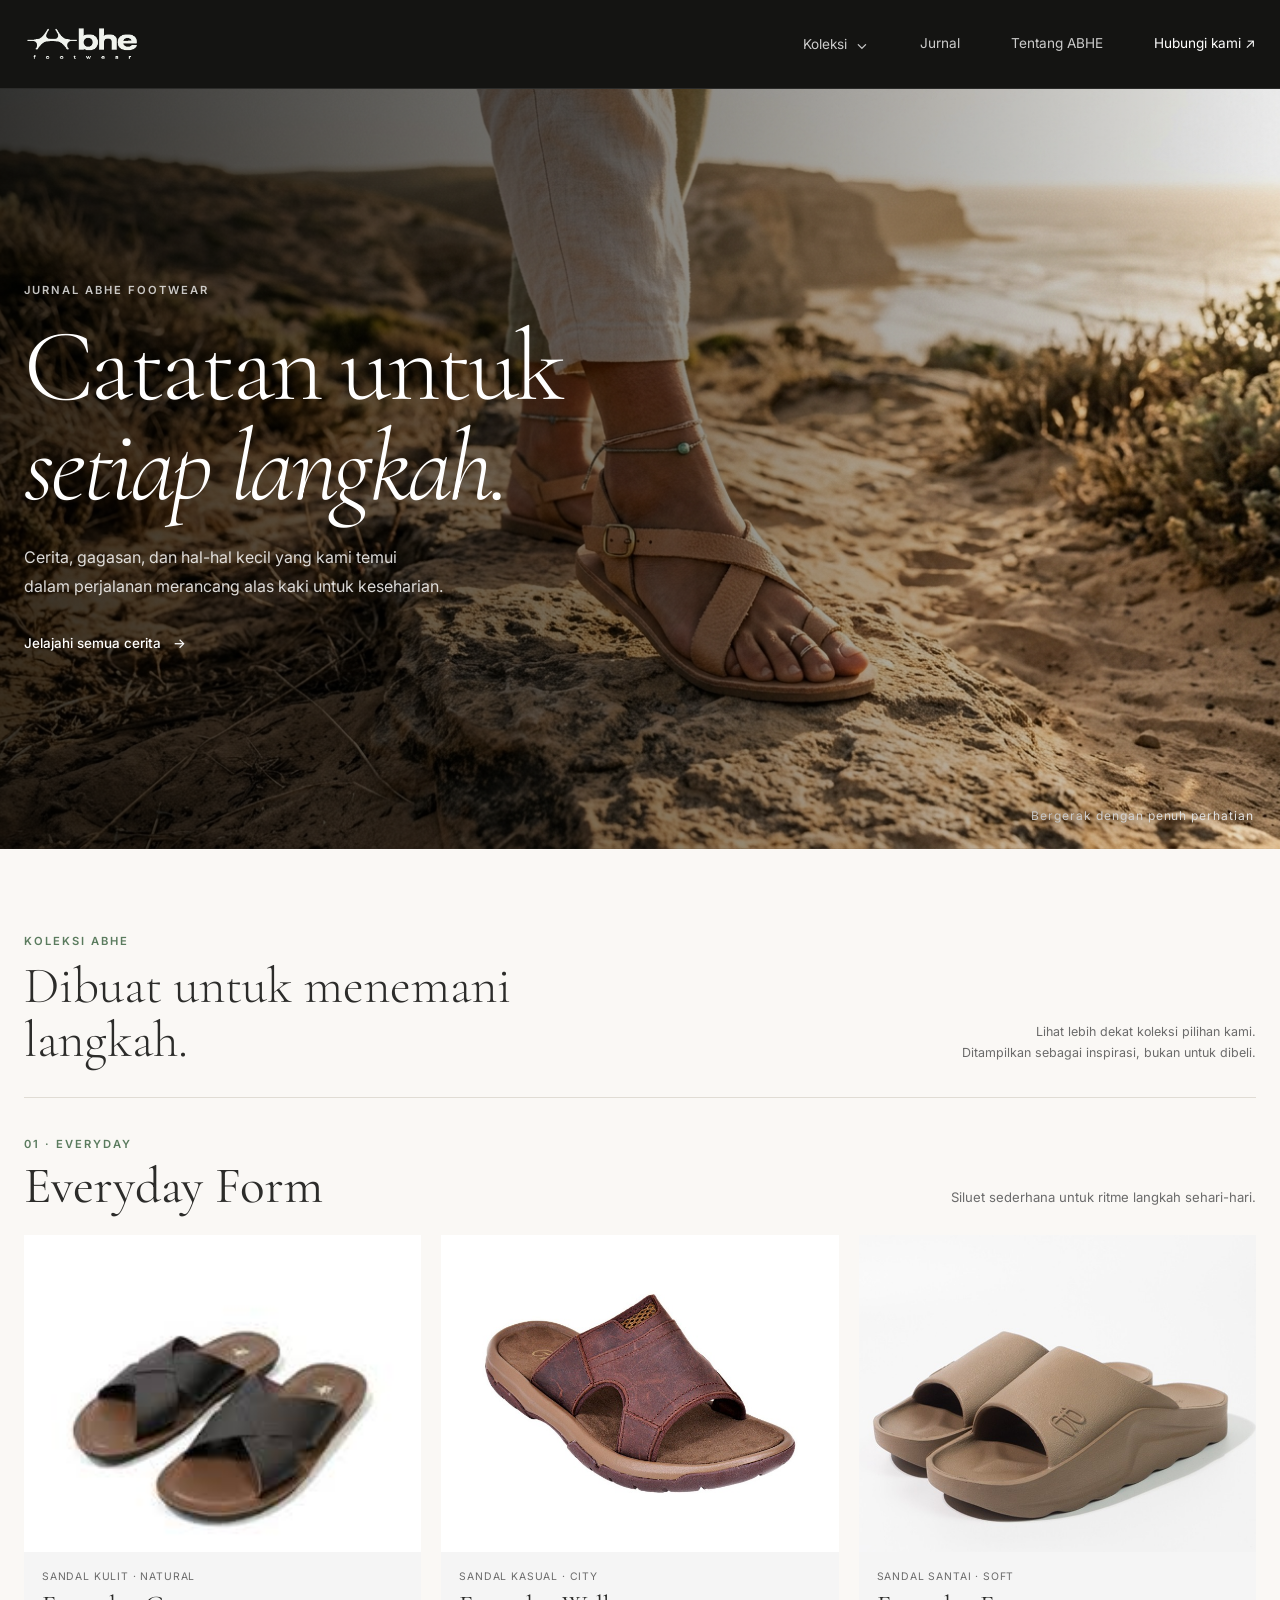
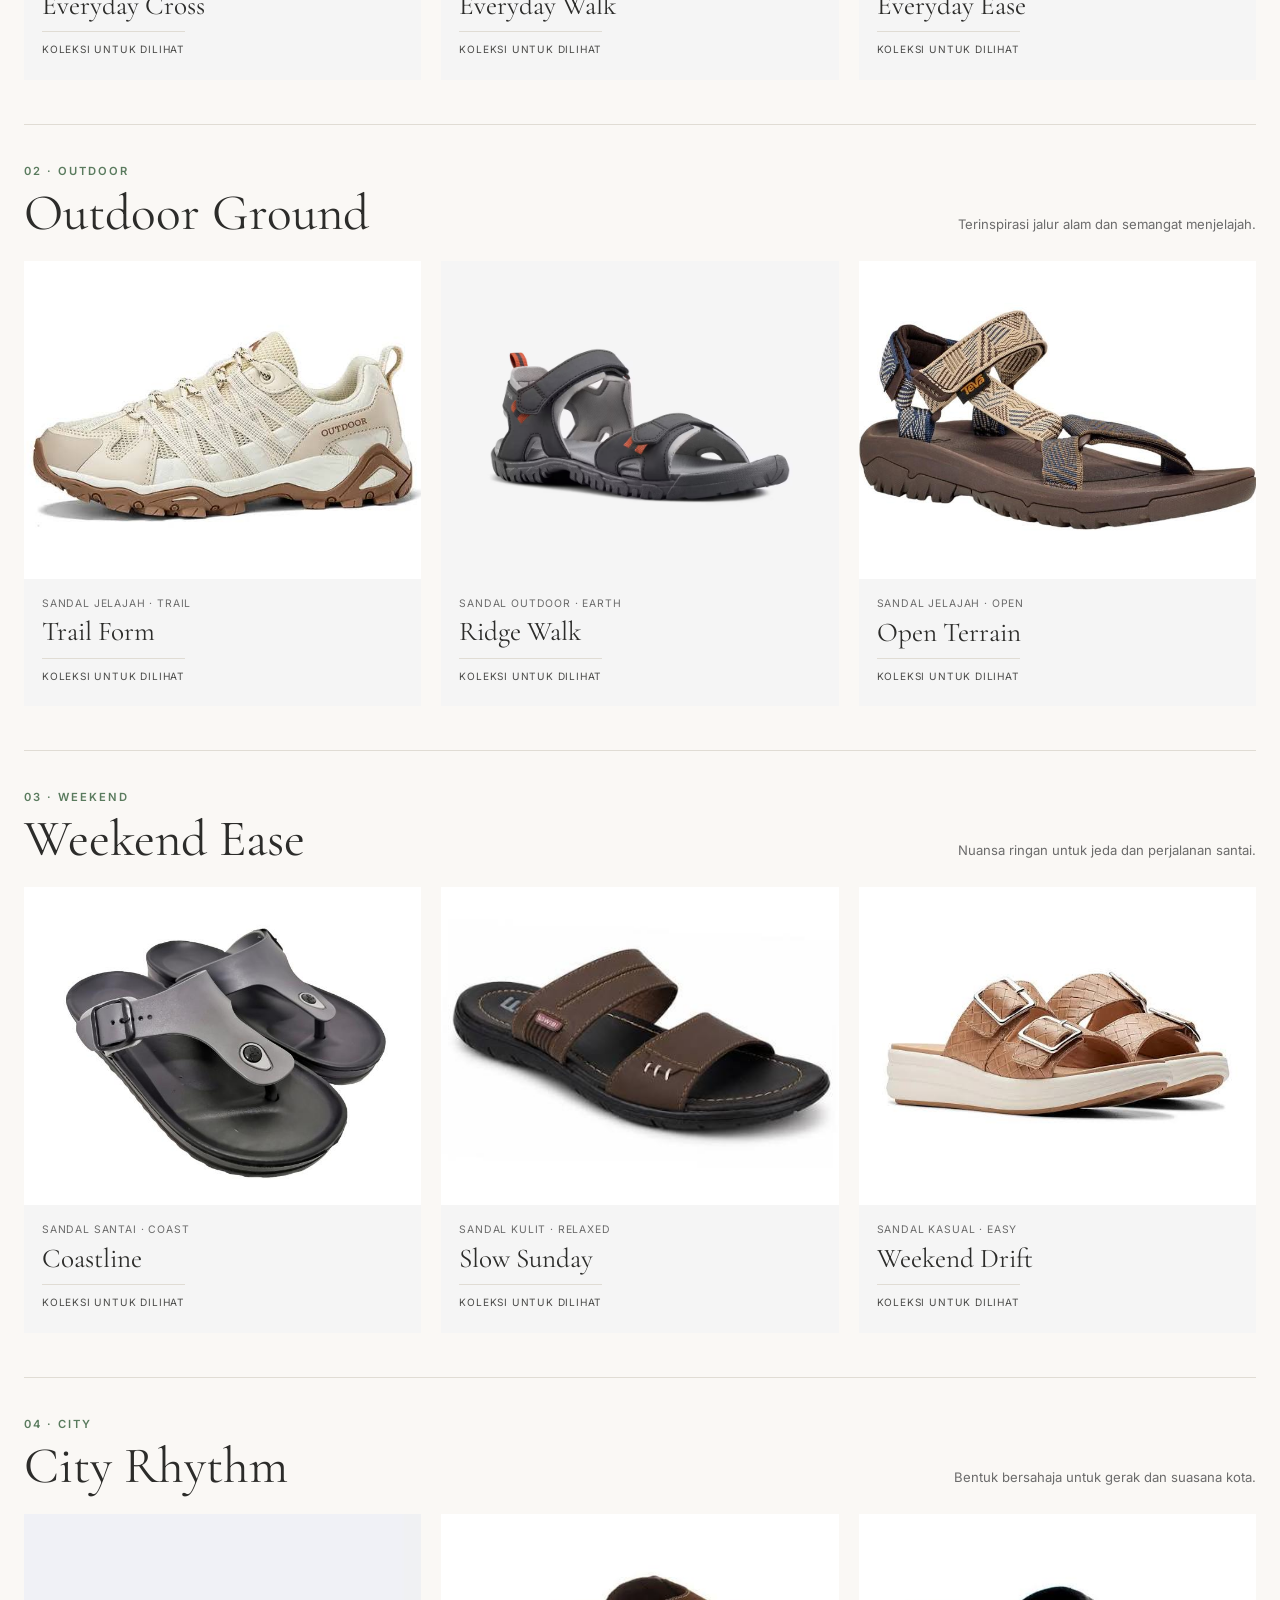
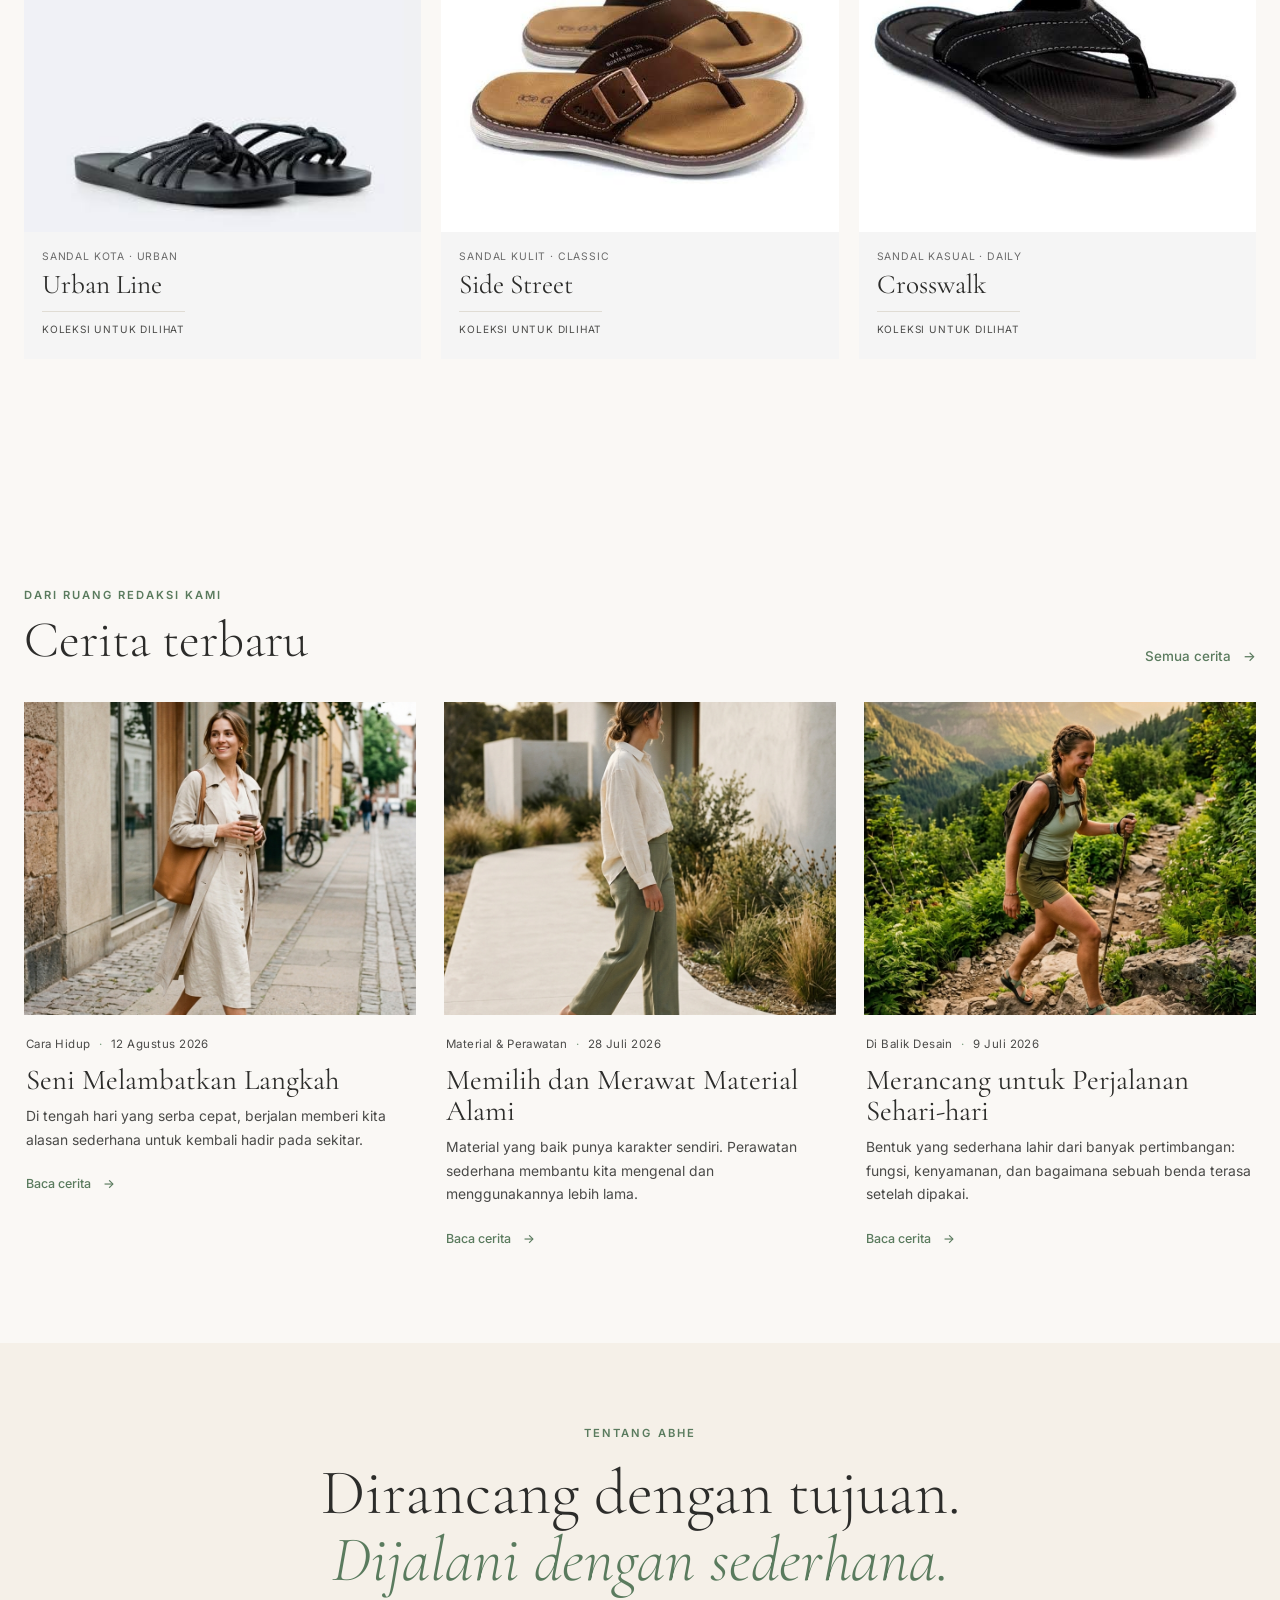
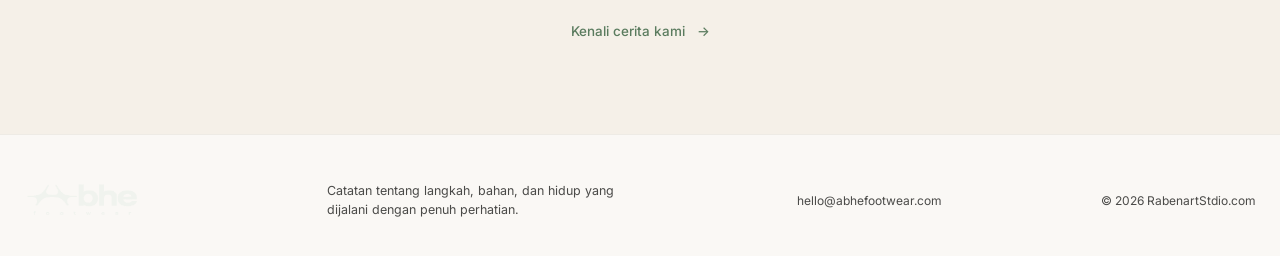
<file: index.html>
<!doctype html>
<html lang="id">
<head>
  <meta charset="utf-8">
  <meta name="viewport" content="width=device-width, initial-scale=1">
  <meta name="description" content="Jurnal ABHE Footwear: cerita tentang langkah sehari-hari, material, perawatan, dan proses di balik desain.">
  <title>Jurnal ABHE Footwear — Catatan tentang Setiap Langkah</title>
  <link rel="preconnect" href="https://fonts.googleapis.com">
  <link rel="preconnect" href="https://fonts.gstatic.com" crossorigin>
  <link href="https://fonts.googleapis.com/css2?family=Inter:wght@300;400;500;600;700&family=Cormorant+Garamond:ital,wght@0,300;0,400;0,500;1,300;1,400&display=swap" rel="stylesheet">
  <link rel="stylesheet" href="assets/css/blog.css">
</head>
<body>
  <header class="site-header">
    <div class="site-header-inner">
      <a class="site-brand" href="index.html" aria-label="ABHE Footwear, beranda">
        <img class="site-brand-logo" src="assets/images/logo_light.png" alt="ABHE Footwear">
      </a>
      <nav class="site-nav" aria-label="Navigasi utama">
        <div class="site-nav-item">
          <a href="#products" aria-haspopup="true">Koleksi <span class="nav-chevron" aria-hidden="true">⌄</span></a>
          <div class="mega-menu">
            <div class="mega-menu-column">
              <p class="mega-menu-title">Jelajahi koleksi</p>
              <a href="#everyday-form">Everyday Form</a>
              <a href="#outdoor-ground">Outdoor Ground</a>
              <a href="#weekend-ease">Weekend Ease</a>
              <a href="#city-rhythm">City Rhythm</a>
            </div>
            <div class="mega-menu-column">
              <p class="mega-menu-title">Cerita ABHE</p>
              <a href="journal.html">Jurnal terbaru</a>
              <a href="about.html">Tentang kami</a>
              <a href="mailto:hello@abhefootwear.com">Hubungi kami</a>
            </div>
            <a class="mega-feature" href="#everyday-form">
              <img src="assets/images/product_placeholder.jpg" alt="" loading="lazy">
              <span>Kenali koleksi kami <b aria-hidden="true">→</b></span>
            </a>
            <a class="mega-feature" href="#weekend-ease">
              <img src="assets/images/category_weekend.jpg" alt="" loading="lazy">
              <span>Dirancang untuk keseharian <b aria-hidden="true">→</b></span>
            </a>
          </div>
        </div>
        <a href="journal.html">Jurnal</a>
        <a href="about.html">Tentang ABHE</a>
        <a class="site-nav-contact" href="mailto:hello@abhefootwear.com">Hubungi kami <span aria-hidden="true">↗</span></a>
      </nav>
    </div>
  </header>
  <main>
    <section class="journal-hero">
      <div class="journal-hero-copy">
        <p class="journal-eyebrow">Jurnal ABHE Footwear</p>
        <h1>Catatan untuk<br><em>setiap langkah.</em></h1>
        <p class="journal-intro">Cerita, gagasan, dan hal-hal kecil yang kami temui dalam perjalanan merancang alas kaki untuk keseharian.</p>
        <a class="journal-text-link" href="journal.html">Jelajahi semua cerita <span aria-hidden="true">→</span></a>
      </div>
      <div class="journal-hero-image">
        <img src="assets/images/hero_banner.jpg" alt="Lanskap perjalanan yang menginspirasi ABHE Footwear">
        <span>Bergerak dengan penuh perhatian</span>
      </div>
    </section>

    <section class="products-section" id="products" aria-labelledby="products-heading">
      <div class="journal-section-heading">
        <div>
          <p class="journal-eyebrow">Koleksi ABHE</p>
          <h2 id="products-heading">Dibuat untuk menemani langkah.</h2>
        </div>
        <p class="products-note">Lihat lebih dekat koleksi pilihan kami.<br>Ditampilkan sebagai inspirasi, bukan untuk dibeli.</p>
      </div>
      <section class="collection-category" id="everyday-form" aria-labelledby="everyday-heading">
        <header class="collection-heading"><div><p class="journal-eyebrow">01 · Everyday</p><h3 id="everyday-heading">Everyday Form</h3></div><p>Siluet sederhana untuk ritme langkah sehari-hari.</p></header>
        <div class="collection-product-grid">
          <article class="collection-product"><img src="assets/images/everyday-1.jpg" alt="Sandal Everyday Cross dengan strap silang bernuansa natural" loading="lazy"><div><p class="collection-product-type">Sandal kulit · Natural</p><h4>Everyday Cross</h4><span>Koleksi untuk dilihat</span></div></article>
          <article class="collection-product"><img src="assets/images/everyday-2.jpg" alt="Sandal kulit Everyday Walk untuk langkah di kota" loading="lazy"><div><p class="collection-product-type">Sandal kasual · City</p><h4>Everyday Walk</h4><span>Koleksi untuk dilihat</span></div></article>
          <article class="collection-product"><img src="assets/images/everyday-3.jpg" alt="Sandal Everyday Ease bernuansa lembut dan santai" loading="lazy"><div><p class="collection-product-type">Sandal santai · Soft</p><h4>Everyday Ease</h4><span>Koleksi untuk dilihat</span></div></article>
        </div>
      </section>
      <section class="collection-category" id="outdoor-ground" aria-labelledby="outdoor-heading">
        <header class="collection-heading"><div><p class="journal-eyebrow">02 · Outdoor</p><h3 id="outdoor-heading">Outdoor Ground</h3></div><p>Terinspirasi jalur alam dan semangat menjelajah.</p></header>
        <div class="collection-product-grid">
          <article class="collection-product"><img src="assets/images/outdoor-trail-form.jpg" alt="Sandal Trail Form untuk perjalanan di alam terbuka" loading="lazy"><div><p class="collection-product-type">Sandal jelajah · Trail</p><h4>Trail Form</h4><span>Koleksi untuk dilihat</span></div></article>
          <article class="collection-product"><img src="assets/images/outdoor-ridge-walk.avif" alt="Sandal Ridge Walk bernuansa natural" loading="lazy"><div><p class="collection-product-type">Sandal outdoor · Earth</p><h4>Ridge Walk</h4><span>Koleksi untuk dilihat</span></div></article>
          <article class="collection-product"><img src="assets/images/outdoor-open-terrain.jpeg" alt="Sandal Open Terrain untuk bergerak bebas" loading="lazy"><div><p class="collection-product-type">Sandal jelajah · Open</p><h4>Open Terrain</h4><span>Koleksi untuk dilihat</span></div></article>
        </div>
      </section>
      <section class="collection-category" id="weekend-ease" aria-labelledby="weekend-heading">
        <header class="collection-heading"><div><p class="journal-eyebrow">03 · Weekend</p><h3 id="weekend-heading">Weekend Ease</h3></div><p>Nuansa ringan untuk jeda dan perjalanan santai.</p></header>
        <div class="collection-product-grid">
          <article class="collection-product"><img src="assets/images/weekend-coastline.jpg" alt="Sandal Coastline untuk suasana akhir pekan" loading="lazy"><div><p class="collection-product-type">Sandal santai · Coast</p><h4>Coastline</h4><span>Koleksi untuk dilihat</span></div></article>
          <article class="collection-product"><img src="assets/images/weekend-slow-sunday.jpg" alt="Sandal kulit Slow Sunday bernuansa santai" loading="lazy"><div><p class="collection-product-type">Sandal kulit · Relaxed</p><h4>Slow Sunday</h4><span>Koleksi untuk dilihat</span></div></article>
          <article class="collection-product"><img src="assets/images/weekend-drift.jpg" alt="Sandal Weekend Drift dengan bentuk sederhana" loading="lazy"><div><p class="collection-product-type">Sandal kasual · Easy</p><h4>Weekend Drift</h4><span>Koleksi untuk dilihat</span></div></article>
        </div>
      </section>
      <section class="collection-category" id="city-rhythm" aria-labelledby="city-heading">
        <header class="collection-heading"><div><p class="journal-eyebrow">04 · City</p><h3 id="city-heading">City Rhythm</h3></div><p>Bentuk bersahaja untuk gerak dan suasana kota.</p></header>
        <div class="collection-product-grid">
          <article class="collection-product"><img src="assets/images/city-urban-line.jpg" alt="Sandal Urban Line untuk rutinitas kota" loading="lazy"><div><p class="collection-product-type">Sandal kota · Urban</p><h4>Urban Line</h4><span>Koleksi untuk dilihat</span></div></article>
          <article class="collection-product"><img src="assets/images/city-side-street.jpg" alt="Sandal kulit Side Street dengan strap klasik" loading="lazy"><div><p class="collection-product-type">Sandal kulit · Classic</p><h4>Side Street</h4><span>Koleksi untuk dilihat</span></div></article>
          <article class="collection-product"><img src="assets/images/city-crosswalk.jpg" alt="Sandal Crosswalk untuk perjalanan sehari-hari" loading="lazy"><div><p class="collection-product-type">Sandal kasual · Daily</p><h4>Crosswalk</h4><span>Koleksi untuk dilihat</span></div></article>
        </div>
      </section>
    </section>

    <section class="journal-section" aria-labelledby="latest-heading">
      <div class="journal-section-heading">
        <div>
          <p class="journal-eyebrow">Dari ruang redaksi kami</p>
          <h2 id="latest-heading">Cerita terbaru</h2>
        </div>
        <a class="journal-text-link" href="journal.html">Semua cerita <span aria-hidden="true">→</span></a>
      </div>
      <div class="journal-grid">
        <article class="journal-card">
          <a class="journal-card-image" href="seni-melambatkan-langkah.html">
            <img src="assets/images/category_everyday.jpg" alt="Suasana perjalanan sehari-hari" loading="lazy">
          </a>
          <div class="journal-card-copy">
            <p class="journal-card-meta">Cara Hidup <span aria-hidden="true">·</span> 12 Agustus 2026</p>
            <h3><a href="seni-melambatkan-langkah.html">Seni Melambatkan Langkah</a></h3>
            <p>Di tengah hari yang serba cepat, berjalan memberi kita alasan sederhana untuk kembali hadir pada sekitar.</p>
            <a class="journal-card-read" href="seni-melambatkan-langkah.html">Baca cerita <span aria-hidden="true">→</span></a>
          </div>
        </article>
        <article class="journal-card">
          <a class="journal-card-image" href="memilih-dan-merawat-material-alami.html">
            <img src="assets/images/brand_story.jpg" alt="Detail material dan proses pembuatan" loading="lazy">
          </a>
          <div class="journal-card-copy">
            <p class="journal-card-meta">Material &amp; Perawatan <span aria-hidden="true">·</span> 28 Juli 2026</p>
            <h3><a href="memilih-dan-merawat-material-alami.html">Memilih dan Merawat Material Alami</a></h3>
            <p>Material yang baik punya karakter sendiri. Perawatan sederhana membantu kita mengenal dan menggunakannya lebih lama.</p>
            <a class="journal-card-read" href="memilih-dan-merawat-material-alami.html">Baca cerita <span aria-hidden="true">→</span></a>
          </div>
        </article>
        <article class="journal-card">
          <a class="journal-card-image" href="merancang-untuk-perjalanan-sehari-hari.html">
            <img src="assets/images/category_outdoor.jpg" alt="Jalur perjalanan di alam terbuka" loading="lazy">
          </a>
          <div class="journal-card-copy">
            <p class="journal-card-meta">Di Balik Desain <span aria-hidden="true">·</span> 9 Juli 2026</p>
            <h3><a href="merancang-untuk-perjalanan-sehari-hari.html">Merancang untuk Perjalanan Sehari-hari</a></h3>
            <p>Bentuk yang sederhana lahir dari banyak pertimbangan: fungsi, kenyamanan, dan bagaimana sebuah benda terasa setelah dipakai.</p>
            <a class="journal-card-read" href="merancang-untuk-perjalanan-sehari-hari.html">Baca cerita <span aria-hidden="true">→</span></a>
          </div>
        </article>
      </div>
    </section>

    <section class="journal-note">
      <p class="journal-eyebrow">Tentang ABHE</p>
      <h2>Dirancang dengan tujuan.<br><em>Dijalani dengan sederhana.</em></h2>
      <a class="journal-text-link" href="about.html">Kenali cerita kami <span aria-hidden="true">→</span></a>
    </section>
  </main>
  <footer class="site-footer">
    <div class="site-footer-inner">
      <a class="site-brand site-brand-footer" href="index.html">
        <img class="site-brand-logo site-brand-logo-footer" src="assets/images/logo_light.png" alt="ABHE Footwear">
      </a>
      <p>Catatan tentang langkah, bahan, dan hidup yang dijalani dengan penuh perhatian.</p>
      <a href="mailto:hello@abhefootwear.com">hello@abhefootwear.com</a>
      <small>&copy; 2026 <a href="https://RabenartStdio.com">RabenartStdio.com</a></small>
    </div>
  </footer>
</body>
</html>
</file>
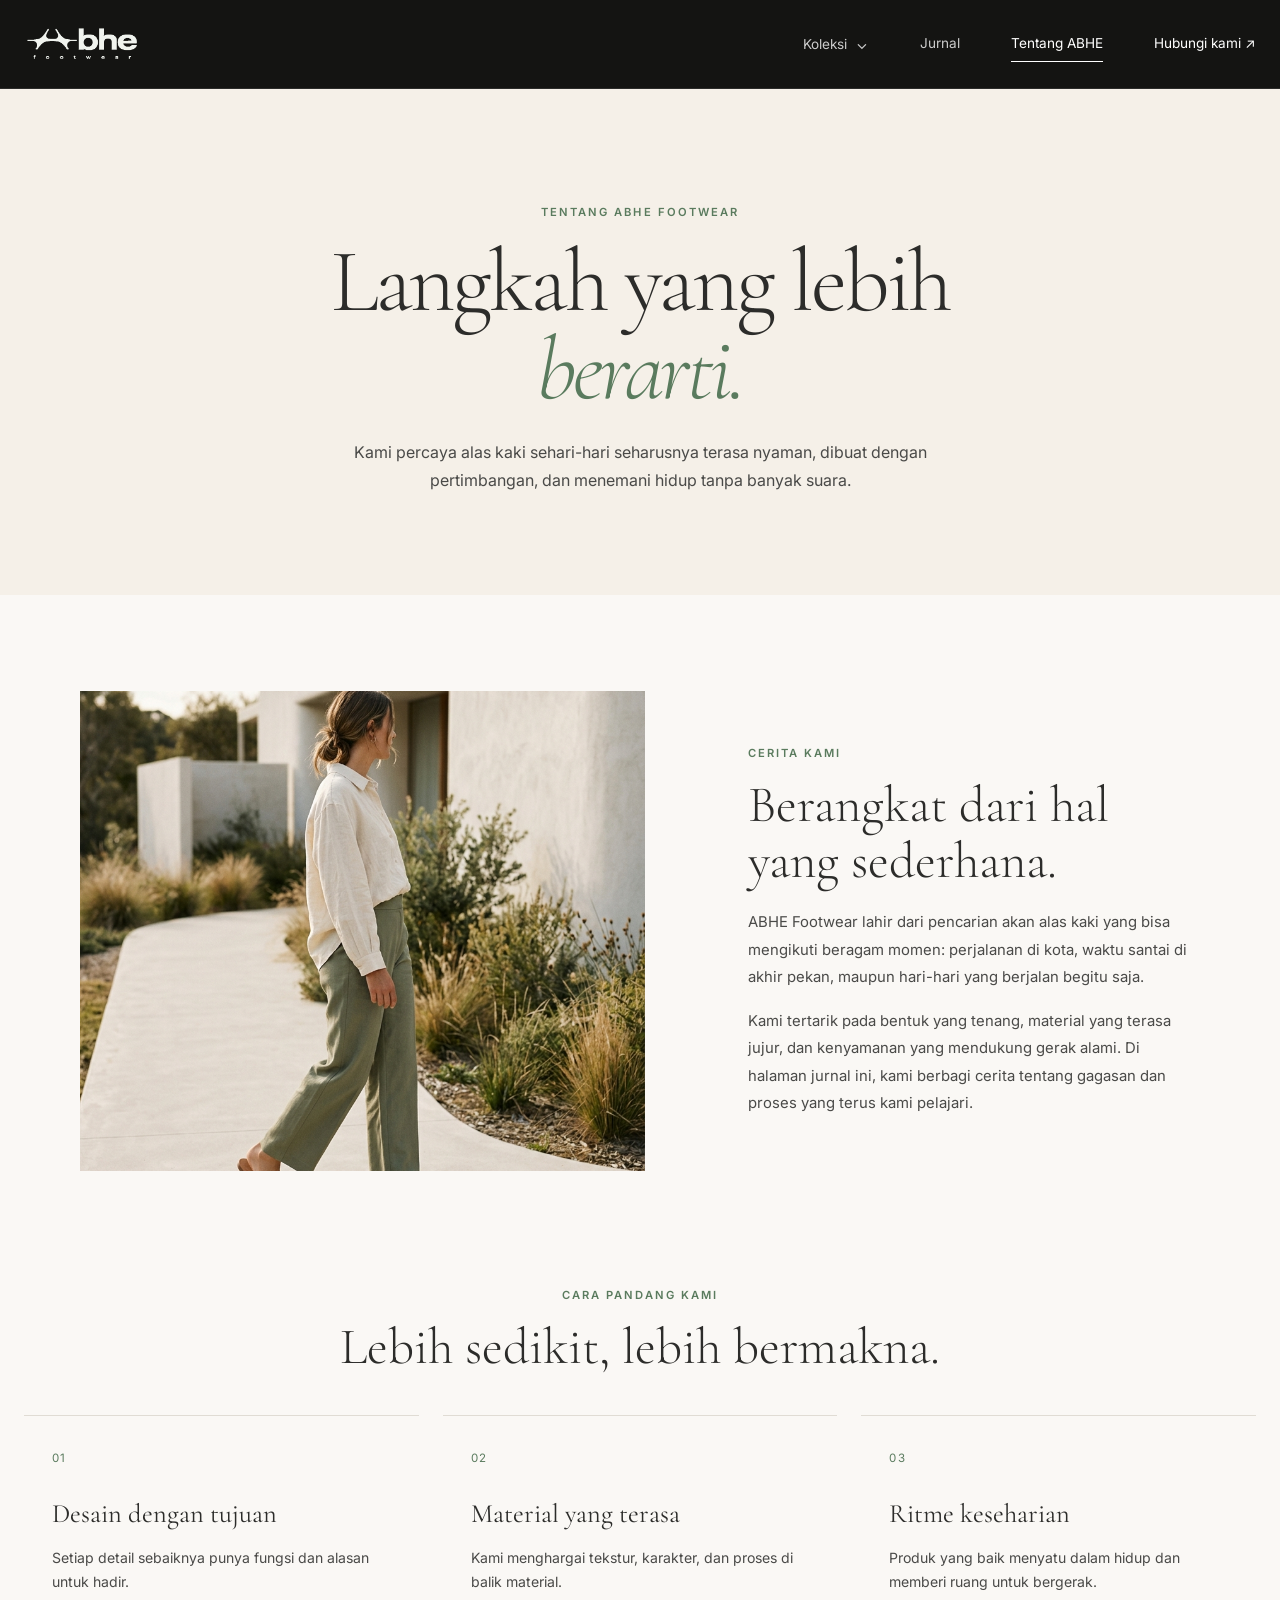
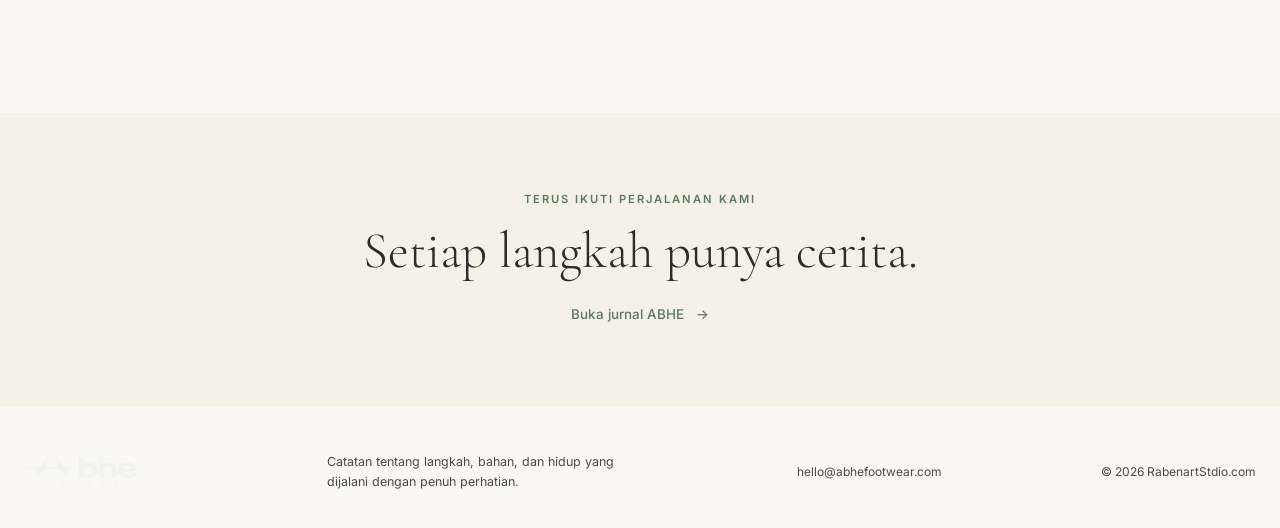
<file: about.html>
<!doctype html>
<html lang="id">
<head>
  <meta charset="utf-8">
  <meta name="viewport" content="width=device-width, initial-scale=1">
  <meta name="description" content="Kenali cara pandang ABHE Footwear terhadap desain, material, dan alas kaki untuk keseharian.">
  <title>Tentang ABHE Footwear — Cerita dan Nilai Kami</title>
  <link rel="preconnect" href="https://fonts.googleapis.com">
  <link rel="preconnect" href="https://fonts.gstatic.com" crossorigin>
  <link href="https://fonts.googleapis.com/css2?family=Inter:wght@300;400;500;600;700&family=Cormorant+Garamond:ital,wght@0,300;0,400;0,500;1,300;1,400&display=swap" rel="stylesheet">
  <link rel="stylesheet" href="assets/css/blog.css">
</head>
<body>
  <header class="site-header">
    <div class="site-header-inner">
      <a class="site-brand" href="index.html" aria-label="ABHE Footwear, beranda">
        <img class="site-brand-logo" src="assets/images/logo_light.png" alt="ABHE Footwear">
      </a>
      <nav class="site-nav" aria-label="Navigasi utama">
        <div class="site-nav-item">
          <a href="index.html#products" aria-haspopup="true">Koleksi <span class="nav-chevron" aria-hidden="true">⌄</span></a>
          <div class="mega-menu">
            <div class="mega-menu-column">
              <p class="mega-menu-title">Jelajahi koleksi</p>
              <a href="index.html#everyday-form">Everyday Form</a>
              <a href="index.html#outdoor-ground">Outdoor Ground</a>
              <a href="index.html#weekend-ease">Weekend Ease</a>
              <a href="index.html#city-rhythm">City Rhythm</a>
            </div>
            <div class="mega-menu-column">
              <p class="mega-menu-title">Cerita ABHE</p>
              <a href="journal.html">Jurnal terbaru</a>
              <a href="about.html">Tentang kami</a>
              <a href="mailto:hello@abhefootwear.com">Hubungi kami</a>
            </div>
            <a class="mega-feature" href="index.html#everyday-form"><img src="assets/images/product_placeholder.jpg" alt="" loading="lazy"><span>Kenali koleksi kami <b aria-hidden="true">→</b></span></a>
            <a class="mega-feature" href="index.html#weekend-ease"><img src="assets/images/category_weekend.jpg" alt="" loading="lazy"><span>Dirancang untuk keseharian <b aria-hidden="true">→</b></span></a>
          </div>
        </div>
        <a href="journal.html">Jurnal</a>
        <a href="about.html" aria-current="page">Tentang ABHE</a>
        <a class="site-nav-contact" href="mailto:hello@abhefootwear.com">Hubungi kami <span aria-hidden="true">↗</span></a>
      </nav>
    </div>
  </header>
  <main>
    <section class="about-hero">
      <p class="journal-eyebrow">Tentang ABHE Footwear</p>
      <h1>Langkah yang lebih<br><em>berarti.</em></h1>
      <p>Kami percaya alas kaki sehari-hari seharusnya terasa nyaman, dibuat dengan pertimbangan, dan menemani hidup tanpa banyak suara.</p>
    </section>
    <section class="about-story">
      <div class="about-story-image">
        <img src="assets/images/brand_story.jpg" alt="Inspirasi dan cerita di balik ABHE Footwear" loading="lazy">
      </div>
      <div class="about-story-copy">
        <p class="journal-eyebrow">Cerita kami</p>
        <h2>Berangkat dari hal yang sederhana.</h2>
        <p>ABHE Footwear lahir dari pencarian akan alas kaki yang bisa mengikuti beragam momen: perjalanan di kota, waktu santai di akhir pekan, maupun hari-hari yang berjalan begitu saja.</p>
        <p>Kami tertarik pada bentuk yang tenang, material yang terasa jujur, dan kenyamanan yang mendukung gerak alami. Di halaman jurnal ini, kami berbagi cerita tentang gagasan dan proses yang terus kami pelajari.</p>
      </div>
    </section>
    <section class="about-values">
      <header>
        <p class="journal-eyebrow">Cara pandang kami</p>
        <h2>Lebih sedikit, lebih bermakna.</h2>
      </header>
      <div class="about-values-grid">
        <article><span>01</span><h3>Desain dengan tujuan</h3><p>Setiap detail sebaiknya punya fungsi dan alasan untuk hadir.</p></article>
        <article><span>02</span><h3>Material yang terasa</h3><p>Kami menghargai tekstur, karakter, dan proses di balik material.</p></article>
        <article><span>03</span><h3>Ritme keseharian</h3><p>Produk yang baik menyatu dalam hidup dan memberi ruang untuk bergerak.</p></article>
      </div>
    </section>
    <section class="about-journal-link">
      <p class="journal-eyebrow">Terus ikuti perjalanan kami</p>
      <h2>Setiap langkah punya cerita.</h2>
      <a class="journal-text-link" href="journal.html">Buka jurnal ABHE <span aria-hidden="true">→</span></a>
    </section>
  </main>
  <footer class="site-footer">
    <div class="site-footer-inner">
      <a class="site-brand site-brand-footer" href="index.html"><img class="site-brand-logo site-brand-logo-footer" src="assets/images/logo_light.png" alt="ABHE Footwear"></a>
      <p>Catatan tentang langkah, bahan, dan hidup yang dijalani dengan penuh perhatian.</p>
      <a href="mailto:hello@abhefootwear.com">hello@abhefootwear.com</a>
      <small>&copy; 2026 <a href="https://RabenartStdio.com">RabenartStdio.com</a></small>
    </div>
  </footer>
</body>
</html>
</file>
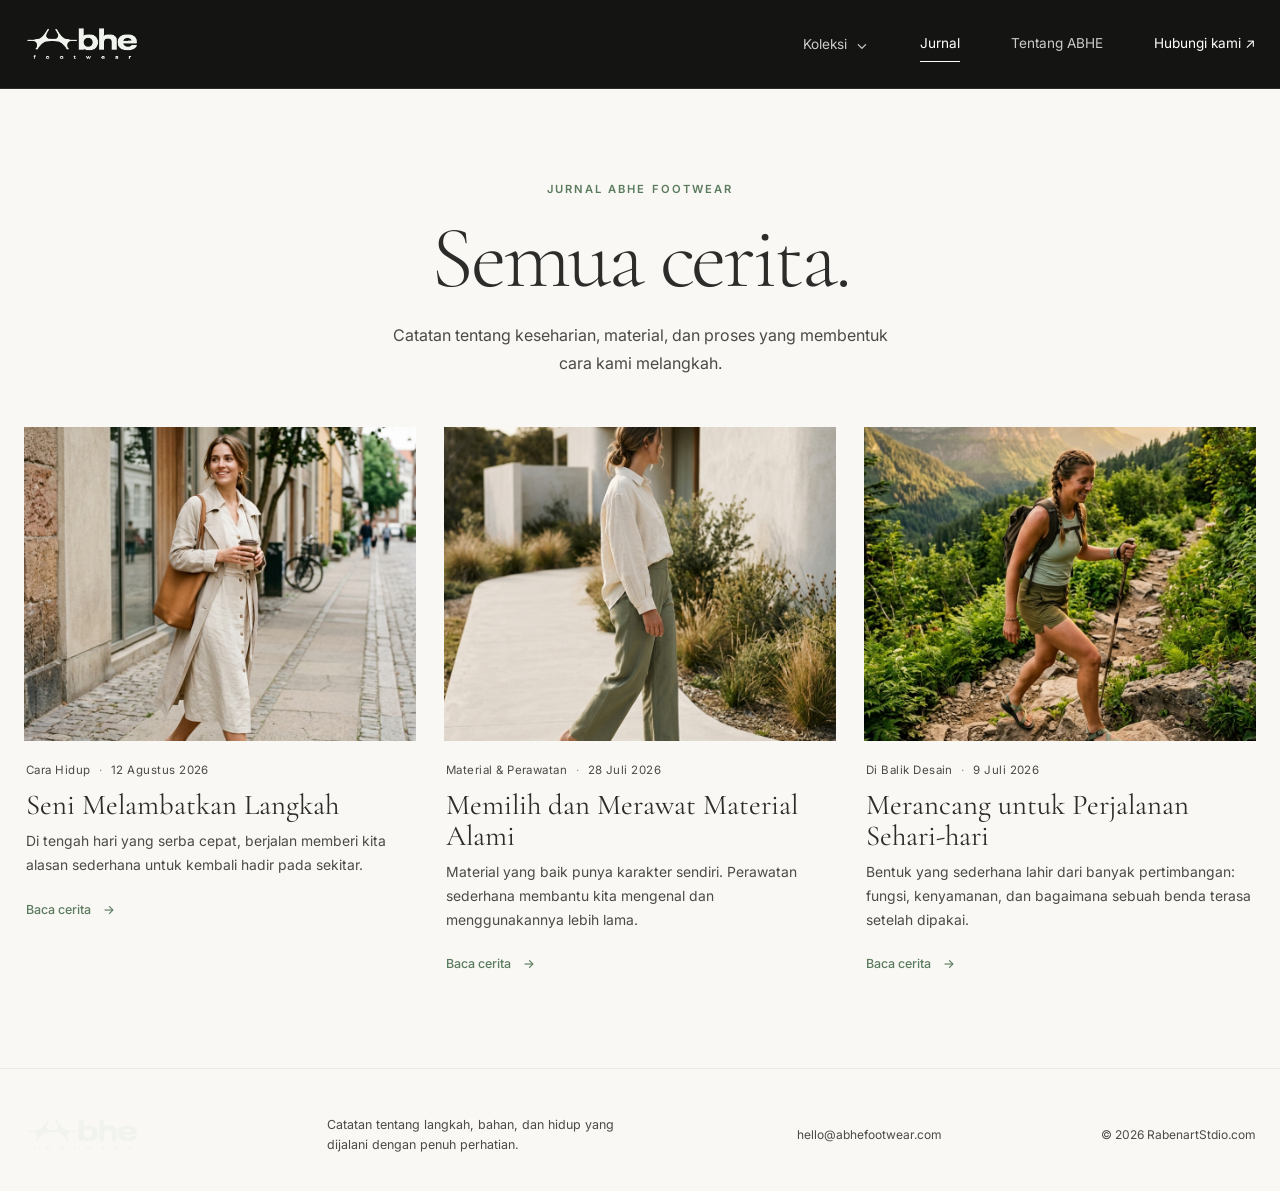
<file: journal.html>
<!doctype html>
<html lang="id">
<head>
  <meta charset="utf-8">
  <meta name="viewport" content="width=device-width, initial-scale=1">
  <meta name="description" content="Jelajahi semua cerita dan catatan dari ABHE Footwear.">
  <title>Semua Cerita — Jurnal ABHE Footwear</title>
  <link rel="preconnect" href="https://fonts.googleapis.com">
  <link rel="preconnect" href="https://fonts.gstatic.com" crossorigin>
  <link href="https://fonts.googleapis.com/css2?family=Inter:wght@300;400;500;600;700&family=Cormorant+Garamond:ital,wght@0,300;0,400;0,500;1,300;1,400&display=swap" rel="stylesheet">
  <link rel="stylesheet" href="assets/css/blog.css">
</head>
<body>
  <header class="site-header">
    <div class="site-header-inner">
      <a class="site-brand" href="index.html" aria-label="ABHE Footwear, beranda">
        <img class="site-brand-logo" src="assets/images/logo_light.png" alt="ABHE Footwear">
      </a>
      <nav class="site-nav" aria-label="Navigasi utama">
        <div class="site-nav-item">
          <a href="index.html#products" aria-haspopup="true">Koleksi <span class="nav-chevron" aria-hidden="true">⌄</span></a>
          <div class="mega-menu">
            <div class="mega-menu-column">
              <p class="mega-menu-title">Jelajahi koleksi</p>
              <a href="index.html#everyday-form">Everyday Form</a>
              <a href="index.html#outdoor-ground">Outdoor Ground</a>
              <a href="index.html#weekend-ease">Weekend Ease</a>
              <a href="index.html#city-rhythm">City Rhythm</a>
            </div>
            <div class="mega-menu-column">
              <p class="mega-menu-title">Cerita ABHE</p>
              <a href="journal.html">Jurnal terbaru</a>
              <a href="about.html">Tentang kami</a>
              <a href="mailto:hello@abhefootwear.com">Hubungi kami</a>
            </div>
            <a class="mega-feature" href="index.html#everyday-form"><img src="assets/images/product_placeholder.jpg" alt="" loading="lazy"><span>Kenali koleksi kami <b aria-hidden="true">→</b></span></a>
            <a class="mega-feature" href="index.html#weekend-ease"><img src="assets/images/category_weekend.jpg" alt="" loading="lazy"><span>Dirancang untuk keseharian <b aria-hidden="true">→</b></span></a>
          </div>
        </div>
        <a href="journal.html" aria-current="page">Jurnal</a>
        <a href="about.html">Tentang ABHE</a>
        <a class="site-nav-contact" href="mailto:hello@abhefootwear.com">Hubungi kami <span aria-hidden="true">↗</span></a>
      </nav>
    </div>
  </header>
  <main>
    <section class="journal-listing">
      <header class="journal-listing-heading">
        <p class="journal-eyebrow">Jurnal ABHE Footwear</p>
        <h1>Semua cerita.</h1>
        <p>Catatan tentang keseharian, material, dan proses yang membentuk cara kami melangkah.</p>
      </header>
      <div class="journal-grid">
        <article class="journal-card">
          <a class="journal-card-image" href="seni-melambatkan-langkah.html"><img src="assets/images/category_everyday.jpg" alt="Suasana perjalanan sehari-hari" loading="lazy"></a>
          <div class="journal-card-copy">
            <p class="journal-card-meta">Cara Hidup <span aria-hidden="true">·</span> 12 Agustus 2026</p>
            <h2><a href="seni-melambatkan-langkah.html">Seni Melambatkan Langkah</a></h2>
            <p>Di tengah hari yang serba cepat, berjalan memberi kita alasan sederhana untuk kembali hadir pada sekitar.</p>
            <a class="journal-card-read" href="seni-melambatkan-langkah.html">Baca cerita <span aria-hidden="true">→</span></a>
          </div>
        </article>
        <article class="journal-card">
          <a class="journal-card-image" href="memilih-dan-merawat-material-alami.html"><img src="assets/images/brand_story.jpg" alt="Detail material dan proses pembuatan" loading="lazy"></a>
          <div class="journal-card-copy">
            <p class="journal-card-meta">Material &amp; Perawatan <span aria-hidden="true">·</span> 28 Juli 2026</p>
            <h2><a href="memilih-dan-merawat-material-alami.html">Memilih dan Merawat Material Alami</a></h2>
            <p>Material yang baik punya karakter sendiri. Perawatan sederhana membantu kita mengenal dan menggunakannya lebih lama.</p>
            <a class="journal-card-read" href="memilih-dan-merawat-material-alami.html">Baca cerita <span aria-hidden="true">→</span></a>
          </div>
        </article>
        <article class="journal-card">
          <a class="journal-card-image" href="merancang-untuk-perjalanan-sehari-hari.html"><img src="assets/images/category_outdoor.jpg" alt="Jalur perjalanan di alam terbuka" loading="lazy"></a>
          <div class="journal-card-copy">
            <p class="journal-card-meta">Di Balik Desain <span aria-hidden="true">·</span> 9 Juli 2026</p>
            <h2><a href="merancang-untuk-perjalanan-sehari-hari.html">Merancang untuk Perjalanan Sehari-hari</a></h2>
            <p>Bentuk yang sederhana lahir dari banyak pertimbangan: fungsi, kenyamanan, dan bagaimana sebuah benda terasa setelah dipakai.</p>
            <a class="journal-card-read" href="merancang-untuk-perjalanan-sehari-hari.html">Baca cerita <span aria-hidden="true">→</span></a>
          </div>
        </article>
      </div>
    </section>
  </main>
  <footer class="site-footer">
    <div class="site-footer-inner">
      <a class="site-brand site-brand-footer" href="index.html"><img class="site-brand-logo site-brand-logo-footer" src="assets/images/logo_light.png" alt="ABHE Footwear"></a>
      <p>Catatan tentang langkah, bahan, dan hidup yang dijalani dengan penuh perhatian.</p>
      <a href="mailto:hello@abhefootwear.com">hello@abhefootwear.com</a>
      <small>&copy; 2026 <a href="https://RabenartStdio.com">RabenartStdio.com</a></small>
    </div>
  </footer>
</body>
</html>
</file>
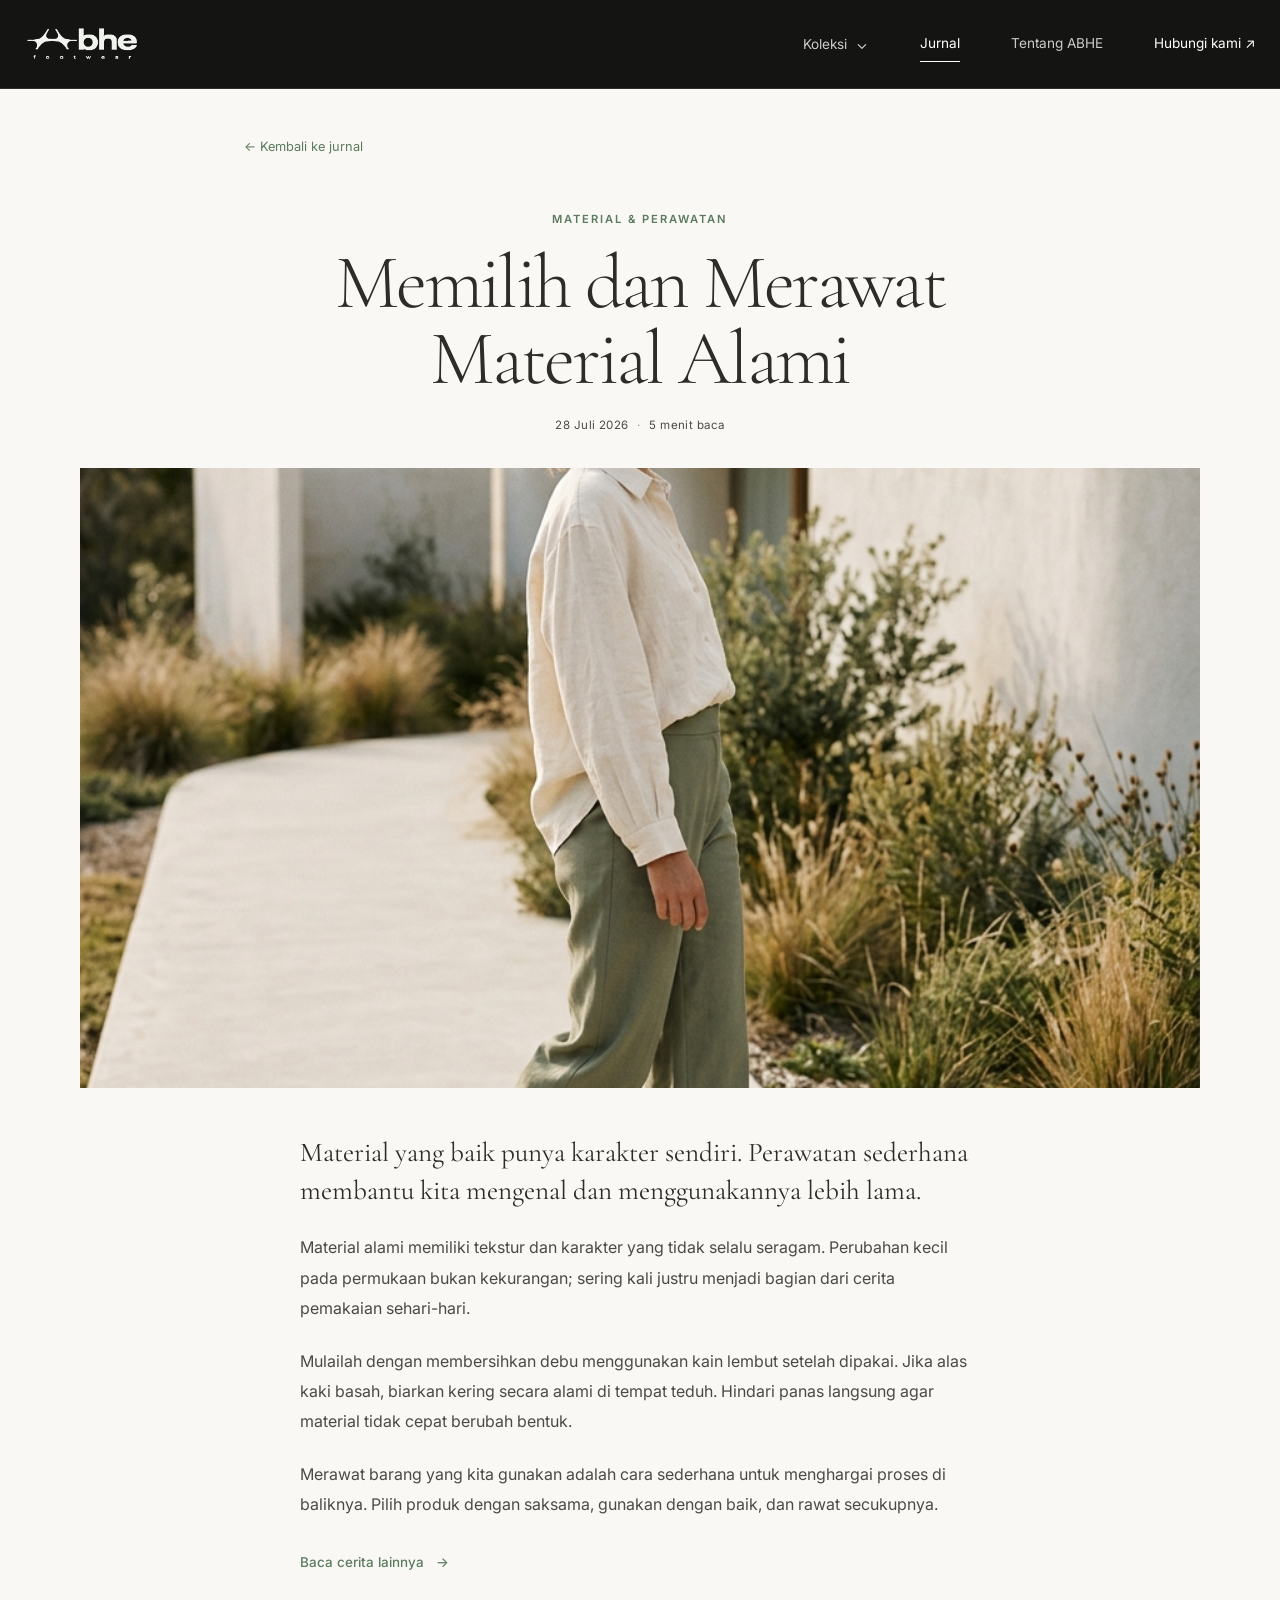
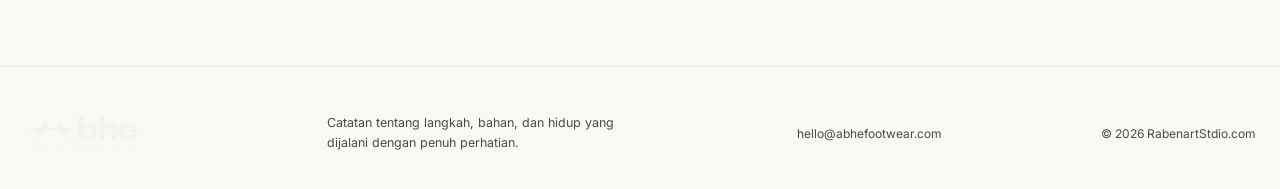
<file: memilih-dan-merawat-material-alami.html>
<!doctype html>
<html lang="id">
<head>
  <meta charset="utf-8">
  <meta name="viewport" content="width=device-width, initial-scale=1">
  <meta name="description" content="Material yang baik punya karakter sendiri. Perawatan sederhana membantu kita mengenal dan menggunakannya lebih lama.">
  <title>Memilih dan Merawat Material Alami — Jurnal ABHE Footwear</title>
  <link rel="preconnect" href="https://fonts.googleapis.com">
  <link rel="preconnect" href="https://fonts.gstatic.com" crossorigin>
  <link href="https://fonts.googleapis.com/css2?family=Inter:wght@300;400;500;600;700&family=Cormorant+Garamond:ital,wght@0,300;0,400;0,500;1,300;1,400&display=swap" rel="stylesheet">
  <link rel="stylesheet" href="assets/css/blog.css">
</head>
<body>
  <header class="site-header"><div class="site-header-inner">
    <a class="site-brand" href="index.html" aria-label="ABHE Footwear, beranda"><img class="site-brand-logo" src="assets/images/logo_light.png" alt="ABHE Footwear"></a>
    <nav class="site-nav" aria-label="Navigasi utama">
      <div class="site-nav-item"><a href="index.html#products" aria-haspopup="true">Koleksi <span class="nav-chevron" aria-hidden="true">⌄</span></a><div class="mega-menu">
        <div class="mega-menu-column"><p class="mega-menu-title">Jelajahi koleksi</p><a href="index.html#everyday-form">Everyday Form</a><a href="index.html#outdoor-ground">Outdoor Ground</a><a href="index.html#weekend-ease">Weekend Ease</a><a href="index.html#city-rhythm">City Rhythm</a></div>
        <div class="mega-menu-column"><p class="mega-menu-title">Cerita ABHE</p><a href="journal.html">Jurnal terbaru</a><a href="about.html">Tentang kami</a><a href="mailto:hello@abhefootwear.com">Hubungi kami</a></div>
        <a class="mega-feature" href="index.html#everyday-form"><img src="assets/images/product_placeholder.jpg" alt="" loading="lazy"><span>Kenali koleksi kami <b aria-hidden="true">→</b></span></a>
        <a class="mega-feature" href="index.html#weekend-ease"><img src="assets/images/category_weekend.jpg" alt="" loading="lazy"><span>Dirancang untuk keseharian <b aria-hidden="true">→</b></span></a>
      </div></div>
      <a href="journal.html" aria-current="page">Jurnal</a><a href="about.html">Tentang ABHE</a><a class="site-nav-contact" href="mailto:hello@abhefootwear.com">Hubungi kami <span aria-hidden="true">↗</span></a>
    </nav>
  </div></header>
  <main>
    <article class="journal-article">
      <header class="journal-article-heading">
        <a class="journal-back-link" href="journal.html">← Kembali ke jurnal</a>
        <p class="journal-eyebrow">Material &amp; Perawatan</p>
        <h1>Memilih dan Merawat Material Alami</h1>
        <p class="journal-article-meta"><time datetime="2026-07-28">28 Juli 2026</time> <span aria-hidden="true">·</span> 5 menit baca</p>
      </header>
      <figure class="journal-article-cover"><img src="assets/images/brand_story.jpg" alt="Detail material dan proses pembuatan"></figure>
      <div class="journal-article-body">
        <p class="journal-article-lead">Material yang baik punya karakter sendiri. Perawatan sederhana membantu kita mengenal dan menggunakannya lebih lama.</p>
        <p>Material alami memiliki tekstur dan karakter yang tidak selalu seragam. Perubahan kecil pada permukaan bukan kekurangan; sering kali justru menjadi bagian dari cerita pemakaian sehari-hari.</p>
        <p>Mulailah dengan membersihkan debu menggunakan kain lembut setelah dipakai. Jika alas kaki basah, biarkan kering secara alami di tempat teduh. Hindari panas langsung agar material tidak cepat berubah bentuk.</p>
        <p>Merawat barang yang kita gunakan adalah cara sederhana untuk menghargai proses di baliknya. Pilih produk dengan saksama, gunakan dengan baik, dan rawat secukupnya.</p>
        <a class="journal-text-link" href="journal.html">Baca cerita lainnya <span aria-hidden="true">→</span></a>
      </div>
    </article>
  </main>
  <footer class="site-footer"><div class="site-footer-inner">
    <a class="site-brand site-brand-footer" href="index.html"><img class="site-brand-logo site-brand-logo-footer" src="assets/images/logo_light.png" alt="ABHE Footwear"></a>
    <p>Catatan tentang langkah, bahan, dan hidup yang dijalani dengan penuh perhatian.</p><a href="mailto:hello@abhefootwear.com">hello@abhefootwear.com</a><small>&copy; 2026 <a href="https://RabenartStdio.com">RabenartStdio.com</a></small>
  </div></footer>
</body>
</html>
</file>
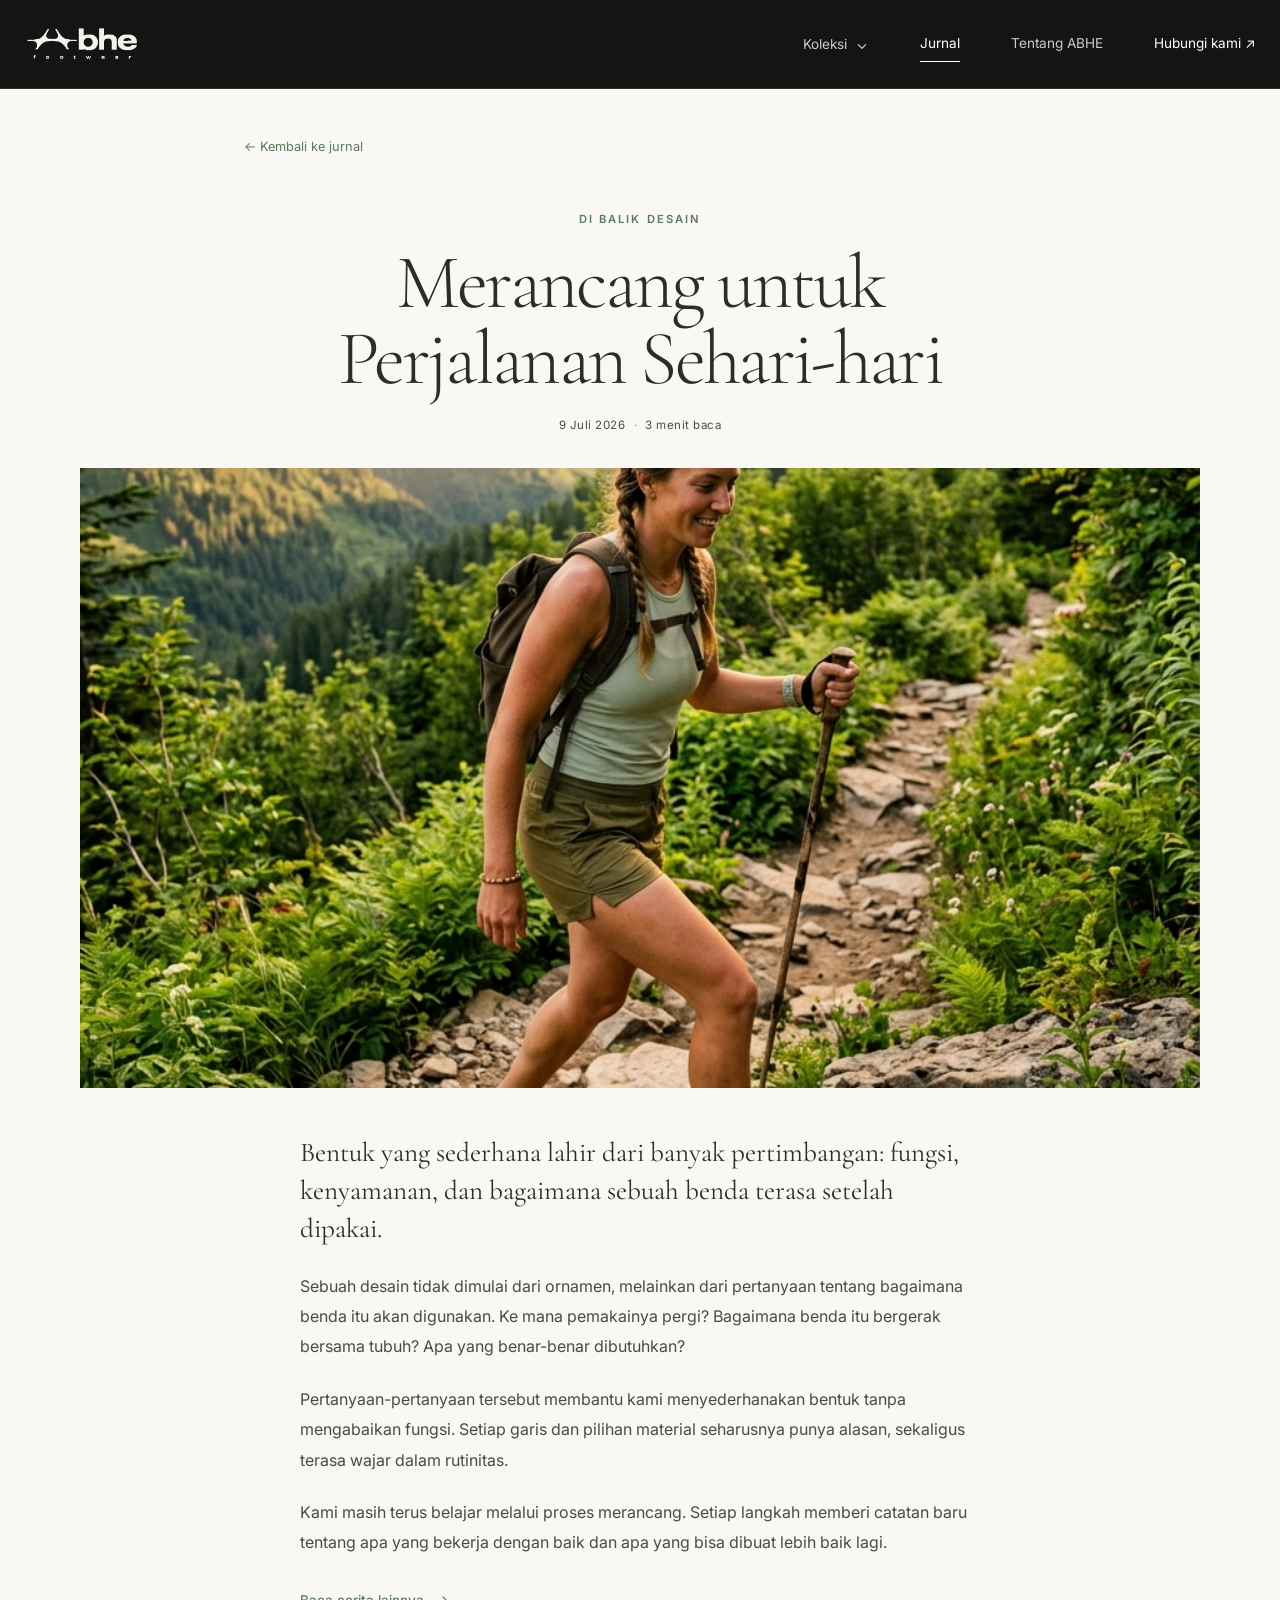
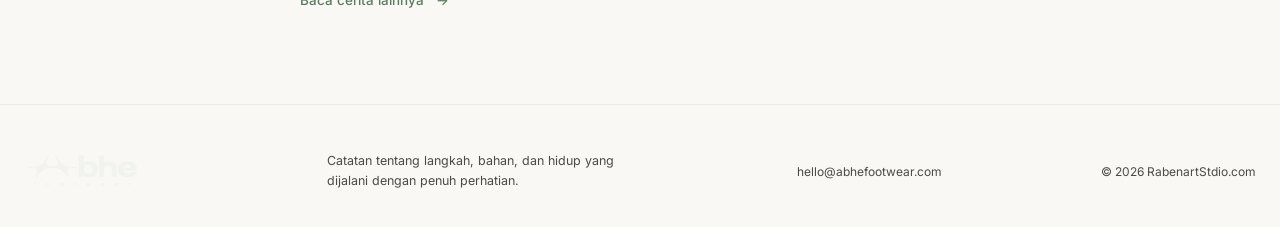
<file: merancang-untuk-perjalanan-sehari-hari.html>
<!doctype html>
<html lang="id">
<head>
  <meta charset="utf-8">
  <meta name="viewport" content="width=device-width, initial-scale=1">
  <meta name="description" content="Bentuk yang sederhana lahir dari banyak pertimbangan: fungsi, kenyamanan, dan bagaimana sebuah benda terasa setelah dipakai.">
  <title>Merancang untuk Perjalanan Sehari-hari — Jurnal ABHE Footwear</title>
  <link rel="preconnect" href="https://fonts.googleapis.com">
  <link rel="preconnect" href="https://fonts.gstatic.com" crossorigin>
  <link href="https://fonts.googleapis.com/css2?family=Inter:wght@300;400;500;600;700&family=Cormorant+Garamond:ital,wght@0,300;0,400;0,500;1,300;1,400&display=swap" rel="stylesheet">
  <link rel="stylesheet" href="assets/css/blog.css">
</head>
<body>
  <header class="site-header"><div class="site-header-inner">
    <a class="site-brand" href="index.html" aria-label="ABHE Footwear, beranda"><img class="site-brand-logo" src="assets/images/logo_light.png" alt="ABHE Footwear"></a>
    <nav class="site-nav" aria-label="Navigasi utama">
      <div class="site-nav-item"><a href="index.html#products" aria-haspopup="true">Koleksi <span class="nav-chevron" aria-hidden="true">⌄</span></a><div class="mega-menu">
        <div class="mega-menu-column"><p class="mega-menu-title">Jelajahi koleksi</p><a href="index.html#everyday-form">Everyday Form</a><a href="index.html#outdoor-ground">Outdoor Ground</a><a href="index.html#weekend-ease">Weekend Ease</a><a href="index.html#city-rhythm">City Rhythm</a></div>
        <div class="mega-menu-column"><p class="mega-menu-title">Cerita ABHE</p><a href="journal.html">Jurnal terbaru</a><a href="about.html">Tentang kami</a><a href="mailto:hello@abhefootwear.com">Hubungi kami</a></div>
        <a class="mega-feature" href="index.html#everyday-form"><img src="assets/images/product_placeholder.jpg" alt="" loading="lazy"><span>Kenali koleksi kami <b aria-hidden="true">→</b></span></a>
        <a class="mega-feature" href="index.html#weekend-ease"><img src="assets/images/category_weekend.jpg" alt="" loading="lazy"><span>Dirancang untuk keseharian <b aria-hidden="true">→</b></span></a>
      </div></div>
      <a href="journal.html" aria-current="page">Jurnal</a><a href="about.html">Tentang ABHE</a><a class="site-nav-contact" href="mailto:hello@abhefootwear.com">Hubungi kami <span aria-hidden="true">↗</span></a>
    </nav>
  </div></header>
  <main>
    <article class="journal-article">
      <header class="journal-article-heading">
        <a class="journal-back-link" href="journal.html">← Kembali ke jurnal</a>
        <p class="journal-eyebrow">Di Balik Desain</p>
        <h1>Merancang untuk Perjalanan Sehari-hari</h1>
        <p class="journal-article-meta"><time datetime="2026-07-09">9 Juli 2026</time> <span aria-hidden="true">·</span> 3 menit baca</p>
      </header>
      <figure class="journal-article-cover"><img src="assets/images/category_outdoor.jpg" alt="Jalur perjalanan di alam terbuka"></figure>
      <div class="journal-article-body">
        <p class="journal-article-lead">Bentuk yang sederhana lahir dari banyak pertimbangan: fungsi, kenyamanan, dan bagaimana sebuah benda terasa setelah dipakai.</p>
        <p>Sebuah desain tidak dimulai dari ornamen, melainkan dari pertanyaan tentang bagaimana benda itu akan digunakan. Ke mana pemakainya pergi? Bagaimana benda itu bergerak bersama tubuh? Apa yang benar-benar dibutuhkan?</p>
        <p>Pertanyaan-pertanyaan tersebut membantu kami menyederhanakan bentuk tanpa mengabaikan fungsi. Setiap garis dan pilihan material seharusnya punya alasan, sekaligus terasa wajar dalam rutinitas.</p>
        <p>Kami masih terus belajar melalui proses merancang. Setiap langkah memberi catatan baru tentang apa yang bekerja dengan baik dan apa yang bisa dibuat lebih baik lagi.</p>
        <a class="journal-text-link" href="journal.html">Baca cerita lainnya <span aria-hidden="true">→</span></a>
      </div>
    </article>
  </main>
  <footer class="site-footer"><div class="site-footer-inner">
    <a class="site-brand site-brand-footer" href="index.html"><img class="site-brand-logo site-brand-logo-footer" src="assets/images/logo_light.png" alt="ABHE Footwear"></a>
    <p>Catatan tentang langkah, bahan, dan hidup yang dijalani dengan penuh perhatian.</p><a href="mailto:hello@abhefootwear.com">hello@abhefootwear.com</a><small>&copy; 2026 <a href="https://RabenartStdio.com">RabenartStdio.com</a></small>
  </div></footer>
</body>
</html>
</file>
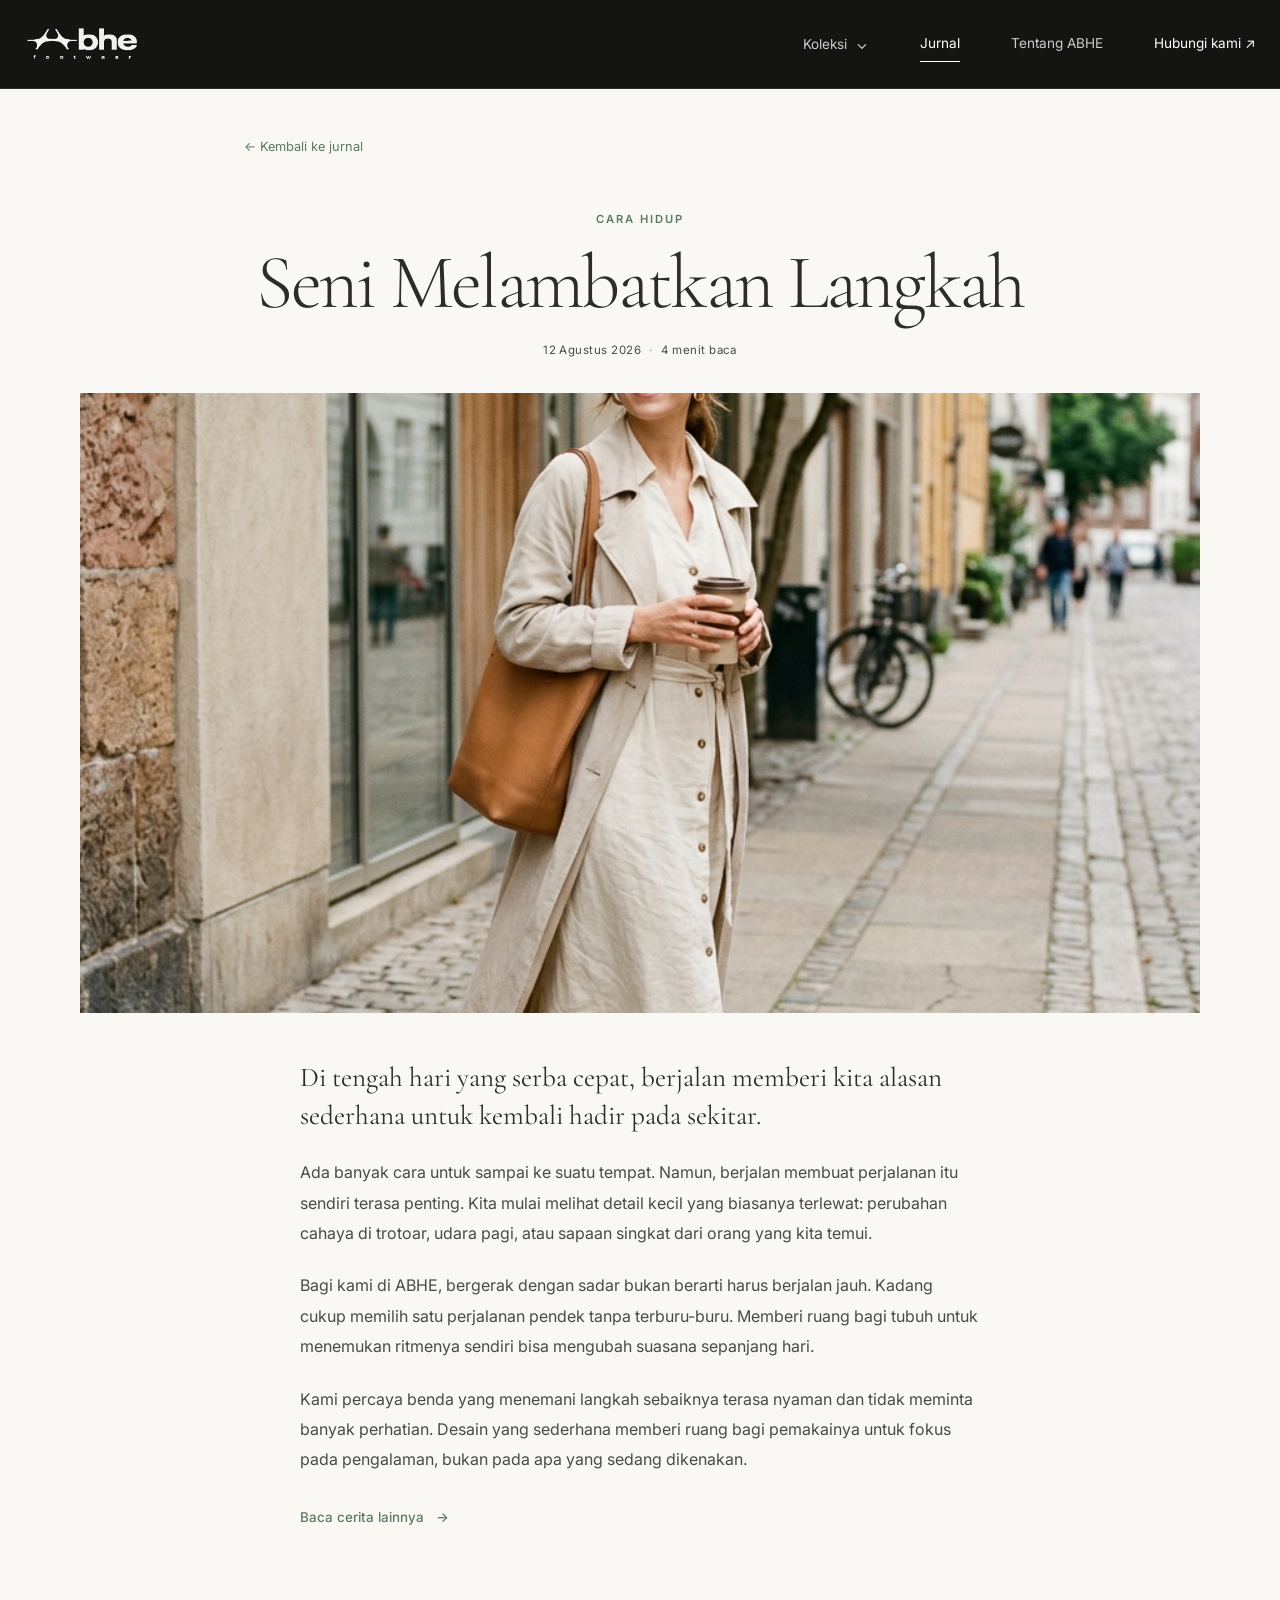
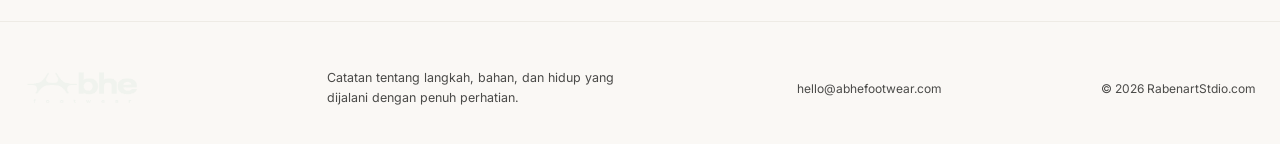
<file: seni-melambatkan-langkah.html>
<!doctype html>
<html lang="id">
<head>
  <meta charset="utf-8">
  <meta name="viewport" content="width=device-width, initial-scale=1">
  <meta name="description" content="Di tengah hari yang serba cepat, berjalan memberi kita alasan sederhana untuk kembali hadir pada sekitar.">
  <title>Seni Melambatkan Langkah — Jurnal ABHE Footwear</title>
  <link rel="preconnect" href="https://fonts.googleapis.com">
  <link rel="preconnect" href="https://fonts.gstatic.com" crossorigin>
  <link href="https://fonts.googleapis.com/css2?family=Inter:wght@300;400;500;600;700&family=Cormorant+Garamond:ital,wght@0,300;0,400;0,500;1,300;1,400&display=swap" rel="stylesheet">
  <link rel="stylesheet" href="assets/css/blog.css">
</head>
<body>
  <header class="site-header"><div class="site-header-inner">
    <a class="site-brand" href="index.html" aria-label="ABHE Footwear, beranda"><img class="site-brand-logo" src="assets/images/logo_light.png" alt="ABHE Footwear"></a>
    <nav class="site-nav" aria-label="Navigasi utama">
      <div class="site-nav-item"><a href="index.html#products" aria-haspopup="true">Koleksi <span class="nav-chevron" aria-hidden="true">⌄</span></a><div class="mega-menu">
        <div class="mega-menu-column"><p class="mega-menu-title">Jelajahi koleksi</p><a href="index.html#everyday-form">Everyday Form</a><a href="index.html#outdoor-ground">Outdoor Ground</a><a href="index.html#weekend-ease">Weekend Ease</a><a href="index.html#city-rhythm">City Rhythm</a></div>
        <div class="mega-menu-column"><p class="mega-menu-title">Cerita ABHE</p><a href="journal.html">Jurnal terbaru</a><a href="about.html">Tentang kami</a><a href="mailto:hello@abhefootwear.com">Hubungi kami</a></div>
        <a class="mega-feature" href="index.html#everyday-form"><img src="assets/images/product_placeholder.jpg" alt="" loading="lazy"><span>Kenali koleksi kami <b aria-hidden="true">→</b></span></a>
        <a class="mega-feature" href="index.html#weekend-ease"><img src="assets/images/category_weekend.jpg" alt="" loading="lazy"><span>Dirancang untuk keseharian <b aria-hidden="true">→</b></span></a>
      </div></div>
      <a href="journal.html" aria-current="page">Jurnal</a><a href="about.html">Tentang ABHE</a><a class="site-nav-contact" href="mailto:hello@abhefootwear.com">Hubungi kami <span aria-hidden="true">↗</span></a>
    </nav>
  </div></header>
  <main>
    <article class="journal-article">
      <header class="journal-article-heading">
        <a class="journal-back-link" href="journal.html">← Kembali ke jurnal</a>
        <p class="journal-eyebrow">Cara Hidup</p>
        <h1>Seni Melambatkan Langkah</h1>
        <p class="journal-article-meta"><time datetime="2026-08-12">12 Agustus 2026</time> <span aria-hidden="true">·</span> 4 menit baca</p>
      </header>
      <figure class="journal-article-cover"><img src="assets/images/category_everyday.jpg" alt="Suasana perjalanan sehari-hari"></figure>
      <div class="journal-article-body">
        <p class="journal-article-lead">Di tengah hari yang serba cepat, berjalan memberi kita alasan sederhana untuk kembali hadir pada sekitar.</p>
        <p>Ada banyak cara untuk sampai ke suatu tempat. Namun, berjalan membuat perjalanan itu sendiri terasa penting. Kita mulai melihat detail kecil yang biasanya terlewat: perubahan cahaya di trotoar, udara pagi, atau sapaan singkat dari orang yang kita temui.</p>
        <p>Bagi kami di ABHE, bergerak dengan sadar bukan berarti harus berjalan jauh. Kadang cukup memilih satu perjalanan pendek tanpa terburu-buru. Memberi ruang bagi tubuh untuk menemukan ritmenya sendiri bisa mengubah suasana sepanjang hari.</p>
        <p>Kami percaya benda yang menemani langkah sebaiknya terasa nyaman dan tidak meminta banyak perhatian. Desain yang sederhana memberi ruang bagi pemakainya untuk fokus pada pengalaman, bukan pada apa yang sedang dikenakan.</p>
        <a class="journal-text-link" href="journal.html">Baca cerita lainnya <span aria-hidden="true">→</span></a>
      </div>
    </article>
  </main>
  <footer class="site-footer"><div class="site-footer-inner">
    <a class="site-brand site-brand-footer" href="index.html"><img class="site-brand-logo site-brand-logo-footer" src="assets/images/logo_light.png" alt="ABHE Footwear"></a>
    <p>Catatan tentang langkah, bahan, dan hidup yang dijalani dengan penuh perhatian.</p><a href="mailto:hello@abhefootwear.com">hello@abhefootwear.com</a><small>&copy; 2026 <a href="https://RabenartStdio.com">RabenartStdio.com</a></small>
  </div></footer>
</body>
</html>
</file>
<file: assets/css/blog.css>
:root {
  --sage-deep: #5A7B5E;
  --sage: #7A9E7E;
  --sage-light: #A8C5AC;
  --sage-muted: #C8D9C9;
  --cream: #F5F0E8;
  --cream-warm: #EDE8DC;
  --off-white: #FAF8F5;
  --white: #FFFFFF;
  --charcoal: #2C2C2A;
  --charcoal-mid: #4A4A48;
  --gray: #6B6B6B;
  --gray-light: #9B9B9B;
  --border: #E0DCD4;
  --border-light: #EEEBE5;
  --font-display: "Cormorant Garamond", Georgia, serif;
  --font-body: "Inter", -apple-system, sans-serif;
  --font-ui: "Jost", -apple-system, sans-serif;
  --display: var(--font-display);
  --ink: var(--charcoal);
  --muted: var(--charcoal-mid);
  --ease: cubic-bezier(0.25, 0.1, 0.25, 1);
  --duration-fast: 200ms;
  --duration: 400ms;
}

*, *::before, *::after { box-sizing: border-box; margin: 0; padding: 0; }
html {
  scroll-behavior: smooth;
  font-size: 16px;
  overflow-x: hidden;
  width: 100%;
  max-width: 100%;
}
body {
  background-color: var(--off-white);
  color: var(--charcoal);
  font-family: var(--font-body);
  font-size: 16px;
  line-height: 1.6;
  -webkit-font-smoothing: antialiased;
  overflow-x: hidden;
  width: 100%;
  max-width: 100%;
}
img { display: block; max-width: 100%; height: auto; }
a { color: inherit; text-decoration: none; }
button { cursor: pointer; border: 0; background: none; font-family: inherit; }
ul, ol { list-style: none; }
input, textarea, select { font-family: inherit; outline: none; }
a:focus-visible { outline: 2px solid #555; outline-offset: 4px; }

.site-header {
  position: sticky;
  top: 0;
  z-index: 10;
  background: #141412;
  border-bottom: 1px solid rgba(255,255,255,.1);
}
.site-header-inner,
.site-footer-inner {
  width: min(100% - 48px, 1240px);
  margin: 0 auto;
}
.site-header-inner {
  min-height: 88px;
  display: flex;
  align-items: center;
  justify-content: space-between;
  gap: 32px;
}
.site-brand { display: inline-flex; align-items: center; flex: 0 0 auto; line-height: 1; }
.site-brand-logo { display: block; width: 124px; height: 38px; object-fit: contain; object-position: left center; }
.site-brand-logo-footer { width: 144px; }
.site-brand-name {
  font-size: 1.45rem;
  font-weight: 600;
  letter-spacing: .18em;
}
.site-brand-caption { margin-top: 6px; font-size: .55rem; letter-spacing: .17em; }
.site-nav { display: flex; align-items: center; gap: clamp(24px, 4vw, 54px); font-size: .85rem; }
.site-nav a,
.site-footer a { transition: color 180ms ease; }
.site-nav a {
  position: relative;
  padding: 10px 0;
  color: rgba(255,255,255,.78);
  transition: color var(--duration-fast);
}
.site-nav a::after {
  position: absolute;
  right: 0;
  bottom: 3px;
  left: 0;
  height: 1px;
  background: #FFFFFF;
  content: "";
  transform: scaleX(0);
  transform-origin: right;
  transition: transform var(--duration-fast) var(--ease);
}
.site-nav a:hover,
.site-nav [aria-current="page"] { color: #fff; }
.site-nav a:hover::after,
.site-nav [aria-current="page"]::after { transform: scaleX(1); transform-origin: left; }
.site-nav .site-nav-contact { color: #FFFFFF; }
.site-nav .site-nav-contact::after { background: #FFFFFF; }
.site-footer a:hover { color: var(--sage-deep); }
.site-nav-item { display: flex; height: 88px; align-items: center; }
.nav-chevron { display: inline-block; margin-left: 5px; font-size: .95rem; transition: transform var(--duration-fast); }
.site-nav-item:hover .nav-chevron,
.site-nav-item:focus-within .nav-chevron { transform: rotate(180deg); }
.mega-menu {
  position: absolute;
  top: 100%;
  right: 0;
  left: 0;
  z-index: 12;
  display: grid;
  grid-template-columns: 1fr 1fr 1.2fr 1.2fr;
  gap: clamp(24px, 4vw, 60px);
  padding: 36px max(48px, calc((100vw - 1240px) / 2)) 40px;
  border-top: 1px solid #e8e5df;
  background: var(--off-white);
  box-shadow: 0 18px 30px rgba(0,0,0,.12);
  color: var(--charcoal);
  opacity: 0;
  visibility: hidden;
  transform: translateY(8px);
  transition: opacity var(--duration-fast), transform var(--duration-fast), visibility var(--duration-fast);
}
.site-nav-item:hover .mega-menu,
.site-nav-item:focus-within .mega-menu { opacity: 1; visibility: visible; transform: translateY(0); }
.site-nav .mega-menu-column { display: flex; flex-direction: column; align-items: flex-start; gap: 13px; }
.site-nav .mega-menu-column a {
  padding: 0;
  color: var(--charcoal-mid);
  font-size: .82rem;
}
.site-nav .mega-menu-column a::after { display: none; }
.site-nav .mega-menu-column a:hover { color: #000; }
.mega-menu-title {
  margin: 0 0 6px;
  color: var(--gray);
  font-size: .69rem;
  font-weight: 600;
  letter-spacing: .14em;
  text-transform: uppercase;
}
.mega-feature { position: relative; min-height: 150px; overflow: hidden; background: var(--cream); }
.mega-feature::after { position: absolute; inset: 30% 0 0; background: linear-gradient(transparent, #0008); content: ""; }
.mega-feature img { width: 100%; height: 100%; min-height: 150px; object-fit: cover; transition: transform 500ms var(--ease); }
.mega-feature:hover img { transform: scale(1.04); }
.mega-feature > span {
  position: absolute;
  right: 14px;
  bottom: 12px;
  left: 14px;
  z-index: 1;
  display: flex;
  align-items: center;
  justify-content: space-between;
  color: #fff;
  font-size: .76rem;
}
.mega-feature b { font-size: 1rem; font-weight: 400; }

.journal-hero {
  position: relative;
  display: flex;
  min-height: min(760px, calc(100svh - 88px));
  align-items: center;
  overflow: hidden;
  background: #171717;
}
.journal-hero-copy {
  position: relative;
  z-index: 2;
  width: min(100% - 48px, 1240px);
  margin: 0 auto;
  padding: 110px 0;
  color: #fff;
}
.journal-eyebrow {
  margin: 0 0 16px;
  color: var(--sage-deep);
  font-size: .7rem;
  font-weight: 600;
  letter-spacing: .18em;
  text-transform: uppercase;
}
.journal-hero h1,
.journal-listing-heading h1,
.journal-article-heading h1,
.about-hero h1 {
  margin: 0;
  font-family: var(--display);
  font-size: clamp(3.4rem, 7vw, 6.4rem);
  font-weight: 300;
  line-height: .98;
  letter-spacing: -.035em;
}
.journal-hero h1 em,
.journal-note h2 em,
.about-hero h1 em { color: var(--sage-deep); font-weight: 300; }
.journal-hero .journal-eyebrow { color: rgba(255,255,255,.76); }
.journal-hero h1 { max-width: 700px; font-size: clamp(4rem, 8vw, 7rem); }
.journal-hero h1 em { color: #FFFFFF; }
.journal-intro {
  max-width: 420px;
  margin: 26px 0 30px;
  color: rgba(255,255,255,.84);
  font-size: 1rem;
  line-height: 1.8;
}
.journal-text-link,
.journal-card-read {
  display: inline-flex;
  align-items: center;
  gap: 12px;
  color: var(--sage-deep);
  font-size: .84rem;
  font-weight: 500;
}
.journal-hero .journal-text-link { color: #FFFFFF; }
.journal-text-link span,
.journal-card-read span { transition: transform 180ms ease; }
.journal-text-link:hover span,
.journal-card-read:hover span { transform: translateX(4px); }
.journal-hero-image { position: absolute; inset: 0; overflow: hidden; background: #171717; }
.journal-hero-image img,
.journal-card-image img,
.journal-article-cover img,
.about-story-image img { width: 100%; height: 100%; object-fit: cover; }
.journal-hero-image img { object-position: center 56%; }
.journal-hero-image::after {
  position: absolute;
  inset: 0;
  background: linear-gradient(90deg, rgba(0,0,0,.78) 0%, rgba(0,0,0,.55) 42%, rgba(0,0,0,.08) 100%);
  content: "";
}
.journal-hero-image > span {
  position: absolute;
  right: 26px;
  bottom: 24px;
  color: #fff;
  font-size: .75rem;
  letter-spacing: .08em;
  text-shadow: 0 1px 8px #0008;
}

.products-section {
  width: min(100% - 48px, 1240px);
  margin: 0 auto;
  padding: 84px 0 92px;
}
.products-section .journal-section-heading { align-items: end; margin-bottom: 30px; }
.products-section .journal-section-heading h2 { max-width: 540px; }
.products-note { margin: 0 0 4px; color: var(--gray); font-size: .78rem; line-height: 1.7; text-align: right; }
.products-grid { display: grid; grid-template-columns: 1fr; gap: 22px; }
.product-card {
  display: grid;
  min-width: 0;
  min-height: 420px;
  grid-template-columns: minmax(0, 1.08fr) minmax(0, .92fr);
  align-items: stretch;
  background: #F5F5F5;
}
.product-card-image {
  position: relative;
  overflow: hidden;
  min-height: 420px;
  background: var(--cream);
}
.product-card-image img {
  width: 100%;
  height: 100%;
  object-fit: cover;
  transition: transform 650ms var(--ease);
}
.product-card:hover .product-card-image img { transform: scale(1.035); }
.product-card-index {
  position: absolute;
  top: 14px;
  left: 14px;
  display: grid;
  width: 32px;
  height: 32px;
  place-items: center;
  border: 1px solid rgba(255,255,255,.65);
  border-radius: 50%;
  background: rgba(20,20,18,.52);
  color: #fff;
  font-size: .65rem;
  letter-spacing: .08em;
}
.product-card-copy {
  align-self: center;
  padding: clamp(28px, 6vw, 76px);
}
.product-card-copy h3 {
  margin: 0 0 18px;
  font-family: var(--font-display);
  font-size: clamp(2.4rem, 4vw, 3.7rem);
  font-weight: 400;
  line-height: 1;
}
.product-card-copy .journal-eyebrow { margin-bottom: 13px; }
.product-card-copy .product-description { max-width: 390px; margin: 0; color: var(--charcoal-mid); font-size: .9rem; line-height: 1.8; }
.product-details { display: grid; gap: 0; margin: 28px 0; border-top: 1px solid var(--border); }
.product-details > div { display: grid; grid-template-columns: 110px 1fr; gap: 14px; padding: 11px 0; border-bottom: 1px solid var(--border); font-size: .75rem; }
.product-details dt { color: var(--gray); }
.product-details dd { margin: 0; color: var(--charcoal); }
.product-view-label {
  display: inline-block;
  padding: 9px 12px;
  border: 1px solid #C9C1B5;
  color: var(--charcoal-mid);
  font-size: .65rem;
  letter-spacing: .1em;
  text-transform: uppercase;
}
.collection-category {
  scroll-margin-top: 112px;
  padding: 38px 0 44px;
  border-top: 1px solid var(--border);
}
.collection-heading {
  display: flex;
  align-items: end;
  justify-content: space-between;
  gap: 24px;
  margin-bottom: 22px;
}
.collection-heading .journal-eyebrow { margin-bottom: 7px; }
.collection-heading h3 {
  margin: 0;
  font-family: var(--font-display);
  font-size: clamp(2.2rem, 4vw, 3.2rem);
  font-weight: 400;
  line-height: 1;
}
.collection-heading > p {
  max-width: 330px;
  margin: 0 0 4px;
  color: var(--gray);
  font-size: .82rem;
  line-height: 1.7;
  text-align: right;
}
.collection-product-grid { display: grid; grid-template-columns: repeat(3, minmax(0, 1fr)); gap: 20px; }
.collection-product { min-width: 0; background: #F5F5F5; }
.collection-product > img {
  width: 100%;
  aspect-ratio: 1.25;
  object-fit: cover;
  background: var(--cream);
  transition: transform 650ms var(--ease);
}
.collection-product { overflow: hidden; }
.collection-product:hover > img { transform: scale(1.025); }
.collection-product > div { padding: 17px 18px 19px; }
.collection-product-type {
  margin: 0 0 6px;
  color: var(--gray);
  font-size: .65rem;
  letter-spacing: .08em;
  text-transform: uppercase;
}
.collection-product h4 {
  margin: 0 0 12px;
  font-family: var(--font-display);
  font-size: 1.7rem;
  font-weight: 400;
  line-height: 1;
}
.collection-product > div > span {
  display: inline-block;
  padding-top: 9px;
  border-top: 1px solid var(--border);
  color: var(--charcoal-mid);
  font-size: .63rem;
  letter-spacing: .08em;
  text-transform: uppercase;
}

.journal-section,
.journal-listing,
.about-values {
  width: min(100% - 48px, 1240px);
  margin: 0 auto;
  padding: 92px 0;
}
.journal-section-heading {
  display: flex;
  align-items: end;
  justify-content: space-between;
  gap: 24px;
  margin-bottom: 34px;
}
.journal-section-heading .journal-eyebrow { margin-bottom: 9px; }
.journal-section-heading h2,
.about-values h2,
.about-journal-link h2 {
  margin: 0;
  font-family: var(--display);
  font-size: clamp(2.4rem, 4vw, 3.8rem);
  font-weight: 300;
  line-height: 1.05;
}
.journal-grid { display: grid; grid-template-columns: repeat(3, minmax(0, 1fr)); gap: 28px; }
.journal-card { min-width: 0; }
.journal-card-image { display: block; aspect-ratio: 1.25; overflow: hidden; background: var(--cream); }
.journal-card-image img { transition: transform 600ms ease; }
.journal-card-image:hover img { transform: scale(1.035); }
.journal-card-copy { padding: 20px 2px 0; }
.journal-card-meta,
.journal-article-meta { margin: 0; color: var(--muted); font-size: .72rem; letter-spacing: .04em; }
.journal-card-meta span,
.journal-article-meta span { padding: 0 5px; color: var(--sage); }
.journal-card-copy h2,
.journal-card-copy h3 {
  margin: 10px 0;
  font-family: var(--display);
  font-size: 1.8rem;
  font-weight: 400;
  line-height: 1.08;
}
.journal-card-copy h2 a:hover,
.journal-card-copy h3 a:hover { color: var(--sage-deep); }
.journal-card-copy > p:not(.journal-card-meta) {
  margin: 0 0 18px;
  color: var(--muted);
  font-size: .87rem;
  line-height: 1.7;
}
.journal-card-read { font-size: .78rem; }
.journal-note { padding: 82px 24px 90px; background: var(--cream); text-align: center; }
.journal-note h2 {
  margin: 0 auto 25px;
  font-family: var(--display);
  font-size: clamp(2.6rem, 5vw, 4.5rem);
  font-weight: 300;
  line-height: 1.05;
}
.journal-listing-heading { max-width: 650px; margin: 0 auto 50px; text-align: center; }
.journal-listing-heading h1 { font-size: clamp(3.4rem, 7vw, 5.5rem); }
.journal-listing-heading > p:last-child {
  max-width: 530px;
  margin: 20px auto 0;
  color: var(--muted);
  line-height: 1.75;
}

.journal-article { padding-bottom: 92px; }
.journal-article-heading { max-width: 840px; margin: 0 auto; padding: 48px 24px 34px; text-align: center; }
.journal-back-link { display: block; margin-bottom: 54px; color: var(--sage-deep); font-size: .8rem; text-align: left; }
.journal-article-heading h1 { max-width: 780px; margin: 0 auto 20px; font-size: clamp(3rem, 6vw, 5.2rem); }
.journal-article-cover { width: min(100% - 48px, 1120px); height: clamp(260px, 54vw, 620px); margin: 0 auto; background: var(--cream); }
.journal-article-body { width: min(100% - 48px, 680px); margin: 46px auto 0; }
.journal-article-body > p { margin: 0 0 22px; color: var(--muted); font-size: 1rem; line-height: 1.9; }
.journal-article-body .journal-article-lead {
  color: var(--ink);
  font-family: var(--display);
  font-size: 1.7rem;
  line-height: 1.4;
}
.journal-article-body .journal-text-link { margin-top: 10px; }

.about-hero { padding: 115px 24px 100px; background: var(--cream); text-align: center; }
.about-hero h1 { font-size: clamp(3.4rem, 7vw, 6rem); }
.about-hero > p:last-child { max-width: 590px; margin: 24px auto 0; color: var(--muted); line-height: 1.8; }
.about-story {
  display: grid;
  grid-template-columns: minmax(0, 1fr) minmax(0, .8fr);
  align-items: center;
  gap: clamp(36px, 8vw, 110px);
  width: min(100% - 48px, 1120px);
  margin: 0 auto;
  padding: 96px 0;
}
.about-story-image { height: 480px; background: var(--cream); }
.about-story-copy h2 { margin: 0 0 20px; font-family: var(--display); font-size: clamp(2.3rem, 4vw, 3.5rem); font-weight: 300; line-height: 1.08; }
.about-story-copy > p:not(.journal-eyebrow) { margin: 16px 0 0; color: var(--muted); font-size: .93rem; line-height: 1.85; }
.about-values { padding-top: 20px; }
.about-values > header { margin-bottom: 40px; text-align: center; }
.about-values-grid { display: grid; grid-template-columns: repeat(3, minmax(0, 1fr)); gap: 24px; }
.about-values-grid article { padding: 28px; border-top: 1px solid var(--border); }
.about-values-grid article > span { color: var(--sage-deep); font-size: .72rem; letter-spacing: .12em; }
.about-values-grid h3 { margin: 24px 0 10px; font-family: var(--display); font-size: 1.65rem; font-weight: 400; }
.about-values-grid p { margin: 0; color: var(--muted); font-size: .88rem; line-height: 1.7; }
.about-journal-link { padding: 78px 24px; background: var(--cream); text-align: center; }
.about-journal-link h2 { margin-bottom: 22px; }

.site-footer { padding: 46px 0 36px; border-top: 1px solid var(--border-light); }
.site-footer-inner { display: flex; align-items: center; justify-content: space-between; gap: 28px; }
.site-footer-inner > p { max-width: 310px; margin: 0; color: var(--muted); font-size: .78rem; line-height: 1.6; }
.site-footer-inner > a:not(.site-brand),
.site-footer-inner small { color: var(--muted); font-size: .75rem; }

@media (max-width: 760px) {
  .site-header-inner,
  .site-footer-inner { width: min(100% - 36px, 1240px); }
  .site-header-inner { min-height: 76px; gap: 14px; }
  .site-brand-logo { width: 148px; }
  .site-brand-logo { width: 112px; height: 34px; }
  .site-nav { gap: 15px; font-size: .72rem; }
  .site-nav-contact { display: none !important; }
  .site-nav-item { height: 76px; }
  .mega-menu { grid-template-columns: 1fr 1fr; gap: 22px; padding: 26px 20px; }
  .mega-feature { min-height: 115px; }
  .mega-feature img { min-height: 115px; }
  .journal-hero { min-height: min(680px, calc(100svh - 76px)); }
  .journal-hero-copy { width: min(100% - 40px, 550px); padding: 72px 0; }
  .journal-hero h1 { font-size: clamp(3.7rem, 10vw, 5.5rem); }
  .journal-section,
  .journal-listing,
  .about-values { width: min(100% - 40px, 1240px); padding: 68px 0; }
  .products-section { width: min(100% - 40px, 1240px); padding: 68px 0; }
  .products-section .journal-section-heading { align-items: start; flex-direction: column; gap: 8px; }
  .products-note { text-align: left; }
  .collection-category { padding: 30px 0 34px; }
  .collection-heading { align-items: start; flex-direction: column; gap: 8px; }
  .collection-heading > p { text-align: left; }
  .collection-product-grid { gap: 14px; }
  .collection-product > div { padding: 14px 13px 16px; }
  .collection-product h4 { font-size: 1.45rem; }
  .journal-grid { grid-template-columns: repeat(2, minmax(0, 1fr)); gap: 32px 20px; }
  .about-story { grid-template-columns: 1fr; width: min(100% - 40px, 650px); padding: 68px 0; }
  .about-story-image { height: 360px; }
  .about-values-grid { grid-template-columns: 1fr; gap: 0; }
  .about-values-grid article { padding: 22px 4px; }
  .site-footer-inner { flex-wrap: wrap; }
  .site-footer-inner > p { width: calc(100% - 170px); }
}
@media (max-width: 520px) {
  .site-header-inner,
  .site-footer-inner { width: min(100% - 28px, 1240px); }
  .site-brand-logo { width: 88px; height: 30px; }
  .site-nav { gap: 11px; font-size: .66rem; }
  .site-nav-item { height: 68px; }
  .mega-menu { position: fixed; top: 68px; grid-template-columns: 1fr 1fr; gap: 16px; max-height: calc(100svh - 68px); overflow: auto; padding: 20px 16px; }
  .mega-menu-column { gap: 10px !important; }
  .mega-feature { min-height: 100px; }
  .mega-feature img { min-height: 100px; }
  .site-header-inner { min-height: 68px; }
  .journal-hero h1 { font-size: clamp(3.2rem, 15vw, 4.3rem); }
  .journal-section-heading { align-items: start; flex-direction: column; }
  .journal-grid { grid-template-columns: 1fr; gap: 34px; }
  .collection-product-grid { grid-template-columns: 1fr; gap: 18px; }
  .collection-product { display: grid; grid-template-columns: minmax(0, .9fr) minmax(0, 1.1fr); align-items: center; }
  .collection-product > img { height: 100%; min-height: 155px; aspect-ratio: auto; }
  .collection-product > div { padding: 16px; }
  .journal-card-image { aspect-ratio: 1.35; }
  .journal-note { padding: 64px 20px; }
  .journal-article-heading { padding: 34px 20px 28px; }
  .journal-back-link { margin-bottom: 38px; }
  .journal-article-cover { width: 100%; height: 300px; }
  .journal-article-body { width: calc(100% - 40px); margin-top: 32px; }
  .about-hero { padding: 84px 20px 72px; }
  .about-story { width: calc(100% - 40px); }
  .about-story-image { height: 280px; }
  .site-footer-inner { display: grid; grid-template-columns: 1fr 1fr; gap: 22px 12px; }
  .site-footer-inner > p { width: auto; }
}
</file>
